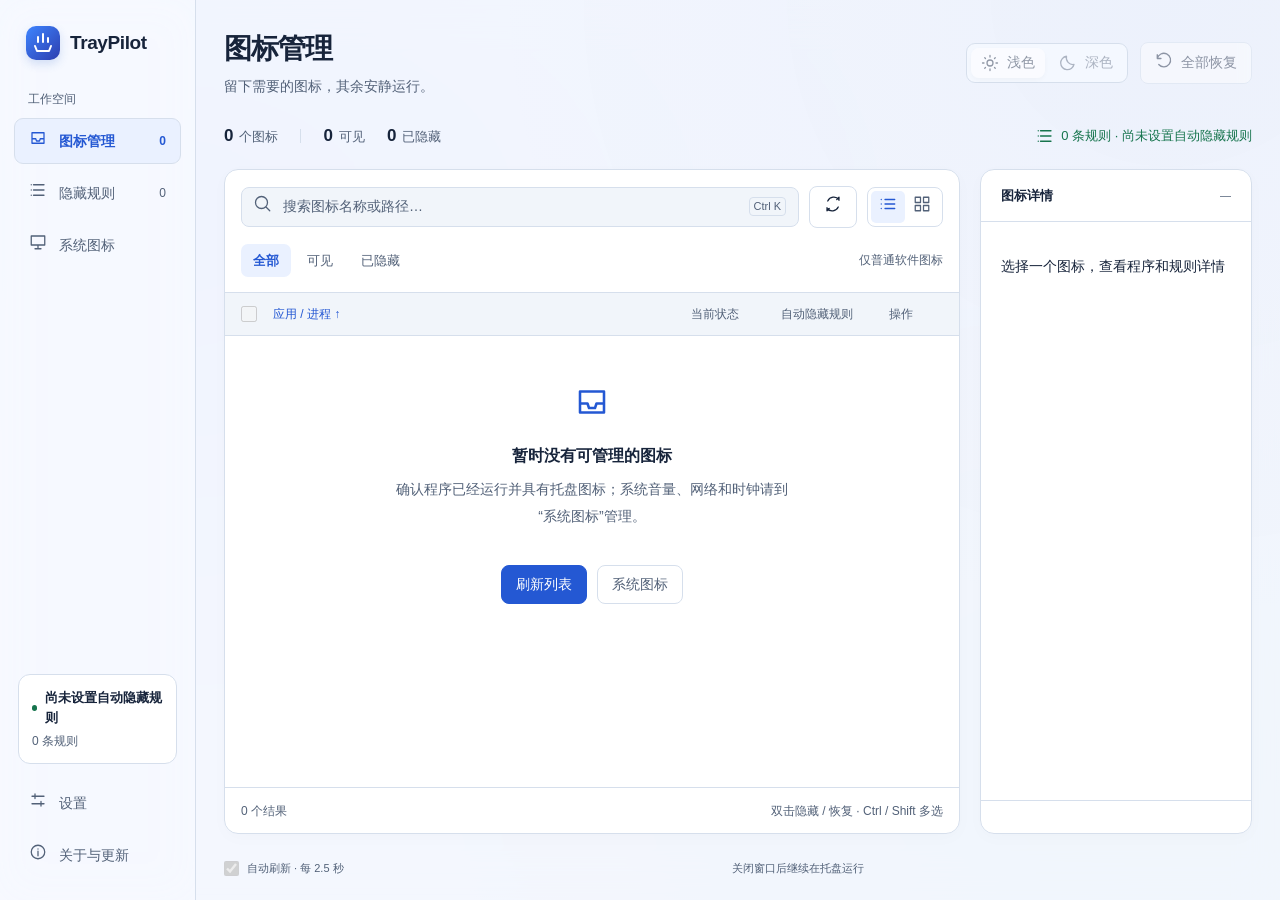
<file: source/web/index.html>
<!doctype html><html lang="zh-CN" data-theme="light"><head><meta charset="UTF-8"><meta name="viewport" content="width=device-width,initial-scale=1"><meta http-equiv="Content-Security-Policy" content="default-src 'none'; style-src 'self'; script-src 'self' 'unsafe-inline'; img-src data:; connect-src 'none'; frame-src 'none'; object-src 'none'; base-uri 'none'; form-action 'none'"><title>TrayPilot</title><link rel="stylesheet" href="app.css"><link rel="stylesheet" href="rules.css"><link rel="stylesheet" href="system.css"><link rel="stylesheet" href="preferences.css"></head><body><div class="board"><div class="window"><div class="shell">
<aside class="sidebar"><div class="brand"><div class="logo" data-icon="brand"></div><span>TrayPilot</span></div><div class="navlabel">工作空间</div><button class="nav active" onclick="goPage('icons')" aria-current="page" aria-label="图标管理"><i data-icon="tray"></i><span>图标管理</span><span class="number">0</span></button><button class="nav" onclick="upcoming('隐藏规则',2)" aria-label="隐藏规则"><i data-icon="rules"></i><span>隐藏规则</span><span class="number">0</span></button><button class="nav" onclick="upcoming('系统图标',3)" aria-label="系统图标"><i data-icon="monitor"></i><span>系统图标</span></button><div class="sidebottom"><div class="health"><strong><i class="dot"></i>自动隐藏运行中</strong><p>3 条规则 · 下次启动仍生效</p></div><button class="nav" onclick="upcoming('设置',4)" aria-label="设置"><i data-icon="settings"></i><span>设置</span></button><button class="nav" onclick="upcoming('关于与更新',4)" aria-label="关于与更新"><i data-icon="info"></i><span>关于与更新</span></button></div></aside>
<main class="content" id="iconsPage"><div class="top"><div><h2>图标管理</h2><p>留下需要的图标，其余安静运行。</p></div><div class="top-actions"><div class="theme"><button id="light" onclick="setTheme('light')" aria-label="浅色主题">浅色</button><button id="dark" onclick="setTheme('dark')" aria-label="深色主题">深色</button></div><button class="btn" onclick="restoreAll()"><i data-icon="restore"></i><span data-text="restore">全部恢复</span></button></div></div><div class="busy-note" id="busyNote" role="status" aria-live="polite"></div><div class="subhead" id="summary"></div><div class="work"><section class="panel listpanel" aria-label="普通托盘图标列表"><div class="searchrow"><label class="search"><i data-icon="search"></i><input id="search" aria-label="搜索图标名称或路径" placeholder="搜索图标名称或路径…"><span class="kbd">Ctrl K</span></label><button class="btn" onclick="refresh()" aria-label="刷新" title="刷新"><i data-icon="refresh"></i></button><div class="views"><button id="listView" class="active" onclick="setView(false)" aria-label="列表布局" aria-pressed="true"><i data-icon="list"></i></button><button id="gridView" onclick="setView(true)" aria-label="网格布局" aria-pressed="false"><i data-icon="grid"></i></button></div></div><div class="filterrow"><button class="active" data-filter="all" onclick="filter('all')">全部</button><button data-filter="visible" onclick="filter('visible')">可见</button><button data-filter="hidden" onclick="filter('hidden')">已隐藏</button><small>仅普通软件图标</small></div><div class="tablehead"><input type="checkbox" id="selectAll" aria-label="选择当前结果全部图标"><button onclick="sortBy('name')" id="sort-name">应用 / 进程</button><button onclick="sortBy('hidden')" id="sort-hidden">当前状态</button><button class="rulecol" onclick="sortBy('rule')" id="sort-rule">自动隐藏规则</button><span>操作</span></div><div class="entries" id="entries"></div><div class="tablefoot" id="tablefoot"></div></section><aside class="panel details" aria-label="图标详情"><div class="detailhead">图标详情<span>选中 1 项</span></div><div id="detail" class="detailbody"></div><div class="detailactions" id="detailactions"></div></aside></div><footer class="bottom"><label><input type="checkbox" id="autoRefresh" checked onchange="setAutoRefresh(this.checked)"><span id="refreshLabel">自动刷新 · 每 2.5 秒</span></label><span>关闭窗口后继续在托盘运行</span></footer></main>
<main class="content rules-content" id="rulesPage" hidden>
 <div class="top"><div><h2 data-rule-text="rulesTitle"></h2><p data-rule-text="rulesSubtitle"></p></div><div class="top-actions"><div class="theme"><button id="rules-light" onclick="setTheme('light')" aria-label="浅色主题"></button><button id="rules-dark" onclick="setTheme('dark')" aria-label="深色主题"></button></div><button class="btn primary" data-rule-command onclick="openRuleEditor()"><i data-icon="plus"></i><span data-rule-text="create"></span></button></div></div>
 <section class="automation" aria-label="自动隐藏状态"><div class="autoicon" data-icon="rules"></div><div><strong id="ruleAutoTitle"></strong><p id="ruleAutoDescription"></p></div><button class="btn" id="rulePause" data-rule-command onclick="toggleRulePause()"></button></section>
 <div class="subhead" id="ruleSummary"></div>
 <div class="work"><section class="panel listpanel" aria-label="隐藏规则列表" id="ruleListPanel">
  <div class="searchrow"><label class="search"><i data-icon="search"></i><input id="ruleSearch" aria-label="搜索规则名称或程序路径"><span class="kbd">Ctrl K</span></label><button class="btn" data-rule-command onclick="applyRules()"><i data-icon="refresh"></i><span data-rule-text="apply"></span></button></div>
  <div class="filterrow"><button data-rule-filter="all" onclick="filterRules('all')"></button><button data-rule-filter="program" onclick="filterRules('program')"></button><button data-rule-filter="single" onclick="filterRules('single')"></button></div>
  <div class="rule-tablehead"><input id="ruleSelectAll" type="checkbox" aria-label="选择当前结果全部规则"><button id="ruleSortName" onclick="sortRules('name')"></button><span data-rule-text="scope"></span><button id="ruleSortState" onclick="sortRules('state')"></button><span data-rule-text="action"></span></div>
  <div class="entries" id="ruleEntries"></div><div class="tablefoot" id="ruleTablefoot"></div>
  <div class="rule-hint"><i data-icon="info"></i><span data-rule-text="behaviorHint"></span></div>
 </section><aside class="panel details" aria-label="规则详情"><div class="detailhead"><span data-rule-text="details"></span><span id="ruleDetailType"></span></div><div id="ruleDetail" class="detailbody"></div><div class="detailactions" id="ruleDetailActions"><button class="btn" id="ruleTemporary" data-rule-command onclick="temporarilyShowRule()"><i data-icon="eye"></i><span data-rule-text="temporary"></span></button><button class="btn primary" id="ruleEdit" data-rule-command onclick="openRuleEditor(ruleCurrent)"><i data-icon="edit"></i><span data-rule-text="editScope"></span></button><button class="delete-link" id="ruleDelete" data-rule-command onclick="openRuleDelete([ruleCurrent])"></button></div></aside></div>
 <footer class="bottom"><span><i class="dot"></i><span data-rule-text="checking"></span></span><button class="undo-link" id="ruleUndo" data-rule-command onclick="undoRules()"></button><span data-rule-text="keepRunning"></span></footer>
 <div class="busy-note" id="ruleBusyNote" role="status" aria-live="polite"></div>
</main>
<main class="content" id="systemPage" hidden>
<div class="top"><div><h2 data-system-text="title"></h2><p data-system-text="subtitle"></p></div><div class="top-actions"><div class="theme"><button id="system-light" onclick="setTheme('light')"></button><button id="system-dark" onclick="setTheme('dark')"></button></div><button class="btn" data-system-command data-system-connected onclick="openSystemDialog('systemRestoreDialog')"><i data-icon="restore"></i><span data-system-text="restore"></span></button></div></div>
<section class="connection" id="systemConnection" aria-label="系统图标连接状态"><div class="system-connect-icon" id="systemConnectionIcon"></div><div class="system-connect-copy" role="status" aria-live="polite"><strong id="systemConnectionTitle"></strong><p id="systemConnectionDescription"></p></div><button class="btn" data-system-command onclick="openSystemDialog('systemSchemeDialog')" data-system-text="scheme"></button><button class="btn" data-system-command onclick="reconnectSystem()" id="systemReconnect"></button></section>
<div class="subhead" id="systemSummary"></div><div class="work"><section class="panel system-panel" aria-label="系统控件列表"><div class="system-toolbar"><div class="filterrow"><button data-system-filter="all" onclick="filterSystem('all')" data-system-text="all"></button><button data-system-filter="common" onclick="filterSystem('common')" data-system-text="common"></button><button data-system-filter="indicators" onclick="filterSystem('indicators')" data-system-text="indicators"></button><button data-system-filter="taskbar" onclick="filterSystem('taskbar')" data-system-text="taskbar"></button></div><span class="system-switch-guide" data-system-text="guide"></span></div><div class="system-grid" id="systemEntries"></div><div class="tablefoot"><span data-system-text="missingHint"></span><span data-system-text="autoSaved"></span></div></section><aside class="panel details" aria-label="系统控件详情"><div class="detailhead"><span data-system-text="details"></span><span data-system-text="mainTaskbar"></span></div><div id="systemDetail" class="detailbody"></div><div class="detailactions"><button class="btn primary" id="systemToggleSelected" data-system-command data-system-connected onclick="toggleSystem()"></button><small data-system-text="independentHelp"></small></div></aside></div>
<footer class="bottom"><span><i class="dot"></i><span data-system-text="independent"></span></span><button class="undo-link" id="systemUndo" data-system-command data-system-connected onclick="undoSystem()"></button><span data-system-text="unaffected"></span></footer><div class="busy-note" id="systemBusyNote" role="status" aria-live="polite"></div>
</main>
<main class="content preferences-content" id="settingsPage" hidden>
<div class="top"><div><h2 data-pref-text="settings"></h2><p data-pref-text="subtitle"></p></div><span class="pref-save-status" id="prefTopStatus" role="status" aria-live="polite"></span></div>
<div class="pref-tabs" role="tablist" aria-label="设置分类"><button id="pref-tab-general" role="tab" aria-controls="prefGeneral" onclick="setSettingsTab('general')"><i data-icon="settings"></i><span data-pref-text="general"></span></button><button id="pref-tab-appearance" role="tab" aria-controls="prefAppearance" onclick="setSettingsTab('appearance')"><i data-icon="sun"></i><span data-pref-text="appearance"></span></button><button id="pref-tab-shortcuts" role="tab" aria-controls="prefShortcuts" onclick="setSettingsTab('shortcuts')"><i data-icon="keyboard"></i><span data-pref-text="shortcuts"></span></button></div>
<div id="prefSettingsBody" class="pref-body">
<div class="pref-errors" id="prefErrorSummary" role="alert" tabindex="-1" hidden><strong data-pref-text="errorTitle"></strong><p id="prefSaveError"></p><div id="prefErrorLinks"></div></div>
<section id="prefGeneral" class="pref-layout" role="tabpanel" aria-labelledby="pref-tab-general"><div class="pref-main"><div class="pref-section"><div class="pref-section-title"><i data-icon="power"></i><span data-pref-text="startupSection"></span></div>
<div class="pref-row"><div class="pref-row-copy"><strong id="prefLabel-startup" data-pref-text="startup"></strong><p id="prefStartupHelp"></p><button class="pref-text-action" id="prefStartupRetry" onclick="retrySettingsStartup()" data-pref-text="retry"></button></div><button id="pref-startup" class="pref-switch" role="switch" aria-labelledby="prefLabel-startup" aria-describedby="prefStartupHelp" onclick="editPreference('startup',!settingsDraft.startup)"></button></div>
<div class="pref-row"><div class="pref-row-copy"><strong id="prefLabel-showTrayIcon" data-pref-text="showTrayIcon"></strong><p data-pref-text="showTrayHelp"></p></div><button id="pref-showTrayIcon" class="pref-switch" role="switch" aria-labelledby="prefLabel-showTrayIcon" onclick="editPreference('showTrayIcon',!settingsDraft.showTrayIcon)"></button></div></div>
<div class="pref-section"><div class="pref-section-title"><i data-icon="restore"></i><span data-pref-text="behavior"></span></div><div class="pref-row"><div class="pref-row-copy"><strong id="prefLabel-closeToTray" data-pref-text="closeToTray"></strong><p data-pref-text="closeHelp"></p></div><button id="pref-closeToTray" class="pref-switch" role="switch" aria-labelledby="prefLabel-closeToTray" onclick="editPreference('closeToTray',!settingsDraft.closeToTray)"></button></div><div class="pref-row"><div class="pref-row-copy"><strong id="prefLabel-restoreOnExit" data-pref-text="restoreOnExit"></strong><p data-pref-text="restoreHelp"></p></div><button id="pref-restoreOnExit" class="pref-switch" role="switch" aria-labelledby="prefLabel-restoreOnExit" onclick="editPreference('restoreOnExit',!settingsDraft.restoreOnExit)"></button></div></div>
<div class="pref-notice"><i data-icon="info"></i><span data-pref-text="generalNote"></span></div></div><aside class="pref-guide"><i data-icon="monitor"></i><h3 data-pref-text="behaviorPreview"></h3><div class="pref-guide-row"><small data-pref-text="login"></small><strong id="prefPreviewLogin"></strong></div><div class="pref-guide-row"><small data-pref-text="closeWindow"></small><strong id="prefPreviewClose"></strong></div><div class="pref-guide-row"><small data-pref-text="quit"></small><strong id="prefPreviewQuit"></strong></div><div class="pref-guide-divider"></div><small data-pref-text="access"></small><p id="prefPreviewAccess"></p></aside></section>
<section id="prefAppearance" class="pref-layout" role="tabpanel" aria-labelledby="pref-tab-appearance" hidden><div class="pref-main"><div class="pref-section"><div class="pref-section-title"><i data-icon="sun"></i><span data-pref-text="theme"></span></div><div class="pref-theme-options" role="group" aria-label="主题选择">
<button class="pref-theme-option" data-pref-theme="light" onclick="editPreference('theme','light')"><div class="pref-mini-window"><div class="pref-mini-sidebar"></div><div class="pref-mini-content"><i></i><i></i><i></i></div></div><div class="pref-theme-label"><span data-pref-text="light"></span><i data-icon="check"></i></div></button><button class="pref-theme-option" data-pref-theme="dark" onclick="editPreference('theme','dark')"><div class="pref-mini-window dark"><div class="pref-mini-sidebar"></div><div class="pref-mini-content"><i></i><i></i><i></i></div></div><div class="pref-theme-label"><span data-pref-text="dark"></span><i data-icon="check"></i></div></button><button class="pref-theme-option" data-pref-theme="system" onclick="editPreference('theme','system')"><div class="pref-mini-window system"><div class="pref-mini-sidebar"></div><div class="pref-mini-content"><i></i><i></i><i></i></div></div><div class="pref-theme-label"><span data-pref-text="system"></span><i data-icon="check"></i></div></button>
</div><div class="pref-helper-strip"><i data-icon="info"></i><span data-pref-text="themeHelp"></span></div></div><div class="pref-section"><div class="pref-section-title"><i data-icon="language"></i><span data-pref-text="language"></span></div><div class="pref-row"><div class="pref-row-copy"><label for="prefLanguage" data-pref-text="languageLabel"></label><p data-pref-text="languageHelp"></p></div><select id="prefLanguage" class="pref-language" onchange="editPreference('language',this.value)"></select></div></div></div><aside class="pref-guide"><i data-icon="sun"></i><h3 data-pref-text="appearancePreview"></h3><p data-pref-text="appearanceNote"></p><div class="pref-guide-divider"></div><p data-pref-text="languageNote"></p></aside></section>
<section id="prefShortcuts" class="pref-layout" role="tabpanel" aria-labelledby="pref-tab-shortcuts" hidden><div class="pref-main"><div class="pref-section"><div class="pref-section-title"><i data-icon="keyboard"></i><span data-pref-text="globalShortcuts"></span></div><div id="prefHotkeyRows"></div></div><div class="pref-notice"><i data-icon="info"></i><span data-pref-text="shortcutNote"></span></div></div><aside class="pref-guide"><i data-icon="keyboard"></i><h3 data-pref-text="shortcutGuide"></h3><p data-pref-text="shortcutGuideHelp"></p><div class="pref-guide-divider"></div><p data-pref-text="shortcutScope"></p></aside></section>
</div><div class="pref-savebar"><span id="prefDirtyLabel"></span><button class="btn" id="prefCancel" onclick="cancelSettings()" data-pref-text="cancelChanges"></button><button class="btn primary" id="prefSave" onclick="saveSettings()"></button></div><footer class="bottom"><span data-pref-text="keepRunning"></span><span data-pref-text="applyOnSave"></span></footer></main>
<main class="content preferences-content" id="aboutPage" hidden><div class="top"><div><h2 data-pref-text="about"></h2><p data-pref-text="aboutSubtitle"></p></div><div class="theme"><button id="about-light" onclick="setTheme('light')"></button><button id="about-dark" onclick="setTheme('dark')"></button></div></div><div class="pref-body" id="prefAboutBody"><div class="pref-about-layout"><div class="pref-main"><div class="pref-section"><div class="pref-about-brand"><div class="logo" data-icon="brand"></div><div><h3>TrayPilot</h3><p data-pref-text="applicationDescription"></p><span class="pref-version" id="prefVersion"></span></div></div><div class="pref-update-panel"><div role="status" aria-live="polite"><strong id="prefUpdateStatus"></strong><p id="prefUpdateHelp"></p></div><div class="pref-update-actions"><button class="btn" id="prefCheckUpdate" onclick="checkAboutUpdate()"></button><button class="btn primary" id="prefDownload" onclick="openAboutLink('download')" data-pref-text="download" hidden></button></div></div><div class="pref-about-details"><dl><dt data-pref-text="developer"></dt><dd>HCLonely</dd><dt data-pref-text="platform"></dt><dd>Windows · x64</dd><dt data-pref-text="license"></dt><dd>Copyright © 2026 HCLonely</dd></dl></div></div>
<div class="pref-section"><div class="pref-section-title"><i data-icon="info"></i><span data-pref-text="help"></span></div><div class="pref-about-links"><button class="pref-link-row" onclick="openAboutLink('project')"><i data-icon="external"></i><span data-pref-text="project"></span><i data-icon="arrow"></i></button><button class="pref-link-row" onclick="openAboutLink('usage')"><i data-icon="info"></i><span data-pref-text="usage"></span><i data-icon="arrow"></i></button><button class="pref-link-row" onclick="openAboutLink('issues')"><i data-icon="warning"></i><span data-pref-text="issues"></span><i data-icon="arrow"></i></button><button class="pref-link-row" onclick="openAboutLink('releases')"><i data-icon="clock"></i><span data-pref-text="releases"></span><i data-icon="arrow"></i></button><div class="pref-credits"><p data-pref-text="credits"></p><button class="pref-text-action" onclick="openAboutLink('credits')">Windhawk · Taskbar tray system icon tweaks</button></div><details class="pref-technical"><summary data-pref-text="diagnostics"></summary><pre id="prefDiagnostics"></pre><button class="btn" onclick="copyAboutDiagnostics()" data-pref-text="copy"></button></details></div></div></div><aside class="pref-guide"><i data-icon="info"></i><h3 data-pref-text="aboutGuide"></h3><p data-pref-text="aboutGuideHelp"></p><div class="pref-guide-divider"></div><p data-pref-text="updateNote"></p></aside></div></div><footer class="bottom"><span data-pref-text="keepRunning"></span><span data-pref-text="manualUpdates"></span></footer></main>
</div></div>
<dialog id="ruleEditor" class="dialog" aria-labelledby="ruleEditorTitle"><form id="ruleEditorForm">
 <div class="dialogheader"><div><h2 id="ruleEditorTitle"></h2><p data-rule-text="editorSubtitle"></p></div><button type="button" class="close-btn" onclick="closeRuleDialog('ruleEditor')" aria-label="关闭规则编辑器"><i data-icon="close"></i></button></div>
 <div class="formbody"><label class="field-label" for="ruleTarget"><span class="stepnum">01</span><span data-rule-text="chooseTarget"></span></label><select id="ruleTarget" aria-describedby="ruleTargetHelp ruleError"></select><div id="ruleChosenApp" class="chosen-app"></div><p class="field-help" id="ruleTargetHelp"></p>
 <fieldset class="scopefield"><legend class="field-label"><span class="stepnum">02</span><span data-rule-text="scope"></span></legend><label class="scope-option"><input type="radio" name="ruleScope" value="single" checked><div><strong><span data-rule-text="single"></span><span class="recommended" data-rule-text="recommended"></span></strong><p data-rule-text="singleHelp"></p></div></label><label class="scope-option"><input type="radio" name="ruleScope" value="program"><div><strong data-rule-text="program"></strong><p data-rule-text="programHelp"></p></div></label></fieldset>
 <div class="preview"><strong><i data-icon="eye"></i><span data-rule-text="preview"></span></strong><p id="rulePreviewText"></p></div><p class="error" id="ruleError" role="alert" tabindex="-1"></p></div>
 <div class="dialogfooter"><span data-rule-text="runtimeHint"></span><button class="btn" type="button" onclick="closeRuleDialog('ruleEditor')" data-rule-text="cancel"></button><button class="btn primary" type="submit" id="ruleSave"></button></div>
</form></dialog>
<dialog id="ruleDeleteDialog" class="dialog small" aria-labelledby="ruleDeleteTitle"><form id="ruleDeleteForm"><div class="dialogheader"><div><h2 id="ruleDeleteTitle" data-rule-text="deleteTitle"></h2><p id="ruleDeleteTarget"></p></div><button class="close-btn" type="button" onclick="closeRuleDialog('ruleDeleteDialog')" aria-label="关闭删除确认"><i data-icon="close"></i></button></div><div class="deletebody"><p data-rule-text="deleteHelp"></p><label><input type="checkbox" id="ruleRestoreAfterDelete"><span data-rule-text="restoreAfterDelete"></span></label><p class="error" id="ruleDeleteError" role="alert" tabindex="-1"></p></div><div class="dialogfooter"><button type="button" class="btn" onclick="closeRuleDialog('ruleDeleteDialog')" data-rule-text="cancel"></button><button type="submit" class="btn danger" id="ruleDeleteConfirm" data-rule-text="delete"></button></div></form></dialog>
<dialog id="systemSchemeDialog" class="dialog system-dialog" aria-labelledby="systemSchemeTitle"><form><div class="dialogheader"><div><h2 id="systemSchemeTitle" data-system-text="scheme"></h2><p data-system-text="methodHelp"></p></div><button class="close-btn" type="button" onclick="closeSystemDialog('systemSchemeDialog')" aria-label="关闭"><i data-icon="close"></i></button></div><div class="dialogbody"><fieldset class="system-scheme-options"><legend data-system-text="methodTitle"></legend><label class="scope-option"><input type="radio" name="systemScheme" value="modern"><div><strong><span data-system-text="modern"></span><span class="recommended" data-system-text="recommended"></span></strong><p data-system-text="modernHelp"></p></div></label><label class="scope-option"><input type="radio" name="systemScheme" value="legacy"><div><strong data-system-text="legacy"></strong><p data-system-text="legacyHelp"></p></div></label></fieldset><div class="system-infobox"><strong data-system-text="reconnectTitle"></strong><p data-system-text="reconnectHelp"></p></div><p class="error" role="alert" tabindex="-1"></p></div><div class="dialogfooter"><button class="btn" type="button" data-system-cancel onclick="closeSystemDialog('systemSchemeDialog')" data-system-text="cancel"></button><button class="btn primary" type="submit" data-system-text="saveMethod"></button></div></form></dialog>
<dialog id="systemRestoreDialog" class="dialog small system-dialog" aria-labelledby="systemRestoreTitle"><form><div class="dialogheader"><div><h2 id="systemRestoreTitle" data-system-text="restoreTitle"></h2><p data-system-text="mainTaskbar"></p></div><button class="close-btn" type="button" onclick="closeSystemDialog('systemRestoreDialog')" aria-label="关闭"><i data-icon="close"></i></button></div><div class="dialogbody"><p data-system-text="restoreHelp"></p><div class="system-infobox"><strong data-system-text="unaffected"></strong></div><p class="error" role="alert" tabindex="-1"></p></div><div class="dialogfooter"><button class="btn" type="button" data-system-cancel onclick="closeSystemDialog('systemRestoreDialog')" data-system-text="cancel"></button><button class="btn primary" type="submit" data-system-text="restoreConfirm"></button></div></form></dialog>
<dialog id="prefHotkeyDialog" class="dialog pref-dialog shortcut-dialog" aria-labelledby="prefHotkeyTitle"><form id="prefHotkeyForm">
<div class="dialogheader"><div class="shortcut-heading"><span class="shortcut-heading-icon"><i data-icon="keyboard"></i></span><div><h2 id="prefHotkeyTitle" data-pref-text="editHotkey"></h2><p id="prefHotkeyAction"></p></div></div><button type="button" class="close-btn" onclick="closePreferencesDialog('prefHotkeyDialog')" aria-label="关闭"><i data-icon="close"></i></button></div>
<div class="dialogbody">
<div id="programHotkeyIdentity" class="shortcut-program" hidden><span class="appicon"></span><div><strong></strong><small></small></div></div>
<section class="shortcut-record-section"><label for="prefCapture" data-pref-text="capture"></label><div class="shortcut-recorder"><input id="prefCapture" class="pref-capture" readonly aria-describedby="prefCaptureHelp prefHotkeyError"><span id="prefCapturePreview" class="pref-keycombo" aria-hidden="true"></span><span class="shortcut-record-hint" aria-hidden="true"></span></div><p class="field-help" id="prefCaptureHelp" data-pref-text="captureHelp"></p></section>
<div class="shortcut-manual"><fieldset class="pref-modifiers"><legend data-pref-text="manualKey"></legend><div class="shortcut-modifier-options"><label><input id="prefModCtrl" type="checkbox" onchange="composePreferenceHotkey()"><span>Ctrl</span></label><label><input id="prefModAlt" type="checkbox" onchange="composePreferenceHotkey()"><span>Alt</span></label><label><input id="prefModShift" type="checkbox" onchange="composePreferenceHotkey()"><span>Shift</span></label></div></fieldset><div class="shortcut-main-key"><label for="prefMainKey" data-pref-text="mainKey"></label><select id="prefMainKey" onchange="composePreferenceHotkey()"></select></div></div>
<p class="error" id="prefHotkeyError" role="alert" tabindex="-1"></p>
<div class="shortcut-scope-note" id="programHotkeyNote" hidden><i data-icon="info"></i><p></p></div>
</div><div class="dialogfooter"><button type="button" class="btn" onclick="closePreferencesDialog('prefHotkeyDialog')" data-pref-text="cancel"></button><button type="submit" class="btn primary" data-pref-text="useHotkey"></button></div></form></dialog>
<dialog id="prefDiscardDialog" class="dialog pref-dialog" aria-labelledby="prefDiscardTitle"><div class="dialogheader"><div><h2 id="prefDiscardTitle" data-pref-text="discardTitle"></h2><p data-pref-text="discardSubtitle"></p></div><button type="button" class="close-btn" onclick="closePreferencesDialog('prefDiscardDialog')" aria-label="关闭"><i data-icon="close"></i></button></div><div class="dialogbody"><p class="pref-pending-message" data-pref-text="discardHelp"></p><p class="error" id="prefDiscardError" role="alert" tabindex="-1"></p></div><div class="dialogfooter"><button class="btn" id="prefDiscardContinue" onclick="discardSettingsAndContinue()" data-pref-text="discardContinue"></button><button class="btn primary" id="prefStay" onclick="closePreferencesDialog('prefDiscardDialog')" data-pref-text="stay"></button></div></dialog>
<link rel="stylesheet" href="feedback.css"><div class="toast" id="toast" role="status" aria-live="polite"><span id="message"></span></div><script src="app.js"></script><script src="rules.js"></script><script src="system.js"></script><script src="preferences.js"></script><script src="programhotkeys.js"></script><script src="feedback.js"></script></body></html>
</file>
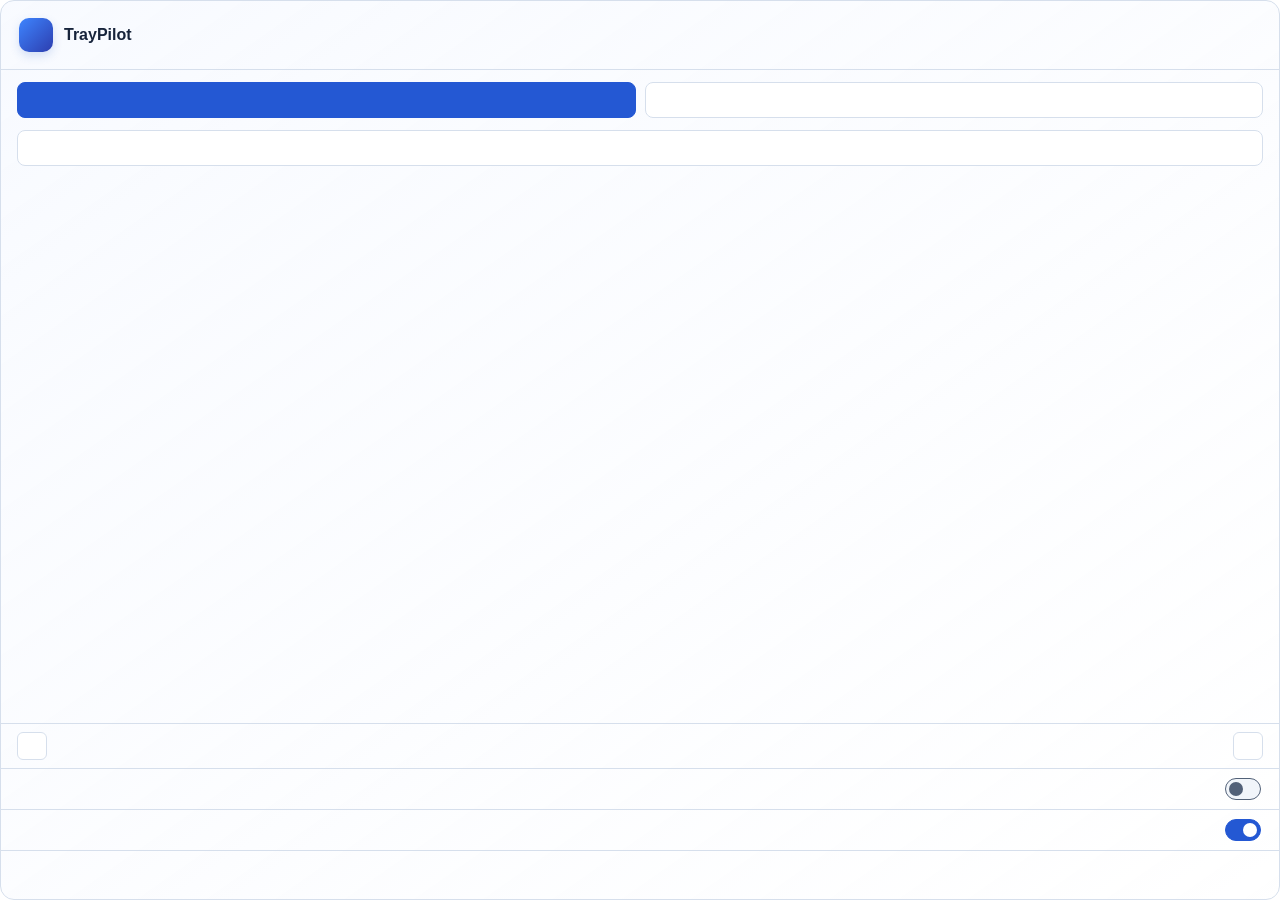
<file: source/web/tray.html>
<!doctype html><html lang="zh-CN" data-theme="light"><head><meta charset="utf-8"><meta name="viewport" content="width=device-width,initial-scale=1"><meta http-equiv="Content-Security-Policy" content="default-src 'self'; img-src 'self' data:; style-src 'self' 'unsafe-inline'; script-src 'self'; connect-src 'none'; frame-src 'none'; object-src 'none'; base-uri 'none'"><link rel="stylesheet" href="app.css"><link rel="stylesheet" href="tray.css"><title>TrayPilot</title></head><body>
<section class="tray-popup" aria-label="TrayPilot"><header class="popup-head"><span class="logo" id="trayLogo"></span><div><strong>TrayPilot</strong><small id="trayHint"></small></div><button class="rowaction" id="trayOpen"></button></header>
<div class="quick-commands"><button class="btn primary" id="trayRestore"></button><button class="btn" id="trayPause" aria-pressed="false"></button></div>
<label class="popup-filter"><span id="traySearchIcon"></span><input id="traySearch" aria-label="搜索程序"></label><div class="popup-section"><span id="traySection"></span><button class="rowaction" id="trayRefresh"></button></div>
<div class="popup-apps" id="trayApps"></div><div class="pagination"><button id="trayPrevious" aria-label="上一页"></button><span id="trayPageLabel" role="status"></span><button id="trayNext" aria-label="下一页"></button></div>
<div class="popup-options"><span id="trayStartupLabel"></span><button class="switch" id="trayStartup" role="switch" aria-checked="false"></button></div><div class="popup-options"><span id="traySelfLabel"></span><button class="switch" id="traySelf" role="switch" aria-checked="true"></button></div>
<footer class="popup-footer"><button id="traySystem"></button><button id="traySettings"></button><button id="trayAbout"></button><button id="trayExit"></button></footer>
<div id="trayFeedback" class="tray-feedback" role="status" hidden><span id="trayFeedbackText"></span><button class="rowaction" id="trayRetry"></button><button class="rowaction" id="trayUndo"></button></div></section>
<dialog class="dialog" id="trayGroupDialog" aria-labelledby="trayGroupTitle"><header class="dialogheader"><h2 id="trayGroupTitle"></h2><button class="close-btn" id="trayGroupClose" aria-label="关闭">×</button></header><div class="dialogbody"><p id="trayGroupHelp"></p><div id="trayGroupEntries"></div><button class="btn primary" id="trayGroupAll"></button><p class="tray-error" id="trayGroupError" role="alert"></p></div></dialog>
<dialog class="dialog" id="trayExitDialog" aria-labelledby="trayExitTitle"><header class="dialogheader"><h2 id="trayExitTitle"></h2></header><div class="dialogbody"><p id="trayExitHelp"></p><p class="tray-error" id="trayExitError" role="alert"></p></div><footer class="dialogfooter"><button class="btn" id="trayExitCancel"></button><button class="btn danger" id="trayExitConfirm"></button></footer></dialog>
<script src="tray.js"></script></body></html>
</file>
<file: source/web/app.css>
:root{color-scheme:light;--back:#e9eef7;--ink:#17243b;--muted:#526178;--surface:#ffffffee;--glass:#f6f9ffc9;--line:#d6dfec;--soft:#f1f5fa;--blue:#2458d3;--selected:#eaf1ff;--green:#16744d;--badge:#e8f4ed;--shadow:0 30px 70px #293b6525,0 3px 12px #293b6510;--button:#fff}
[data-theme=dark]{color-scheme:dark;--back:#101724;--ink:#eaf0fa;--muted:#a6b4ca;--surface:#1c2638f5;--glass:#1b2638c9;--line:#3d4e66;--soft:#253247;--blue:#9cbbff;--selected:#2b3d5c;--green:#93dfb7;--badge:#243f37;--shadow:0 30px 80px #0007,0 0 0 1px #ffffff08;--button:#253247}
*{box-sizing:border-box}body{margin:0;color:var(--ink);font:14px/1.5 'Segoe UI','Microsoft YaHei UI',sans-serif;background:radial-gradient(ellipse at 12% 24%,#668cff22,transparent 50%),radial-gradient(ellipse at 92% 84%,#71c1c922,transparent 45%),var(--back);min-height:100vh;padding:36px 48px}button,input{font:inherit}button{color:inherit;cursor:pointer;transition:background .18s,border-color .18s}button:hover{background:var(--selected);border-color:var(--blue)}button:focus-visible,input:focus-visible{outline:3px solid var(--blue);outline-offset:3px}button:disabled{opacity:.45;cursor:default}button:active{filter:brightness(.95)}svg{width:18px;height:18px;flex-shrink:0;fill:none;stroke:currentColor;stroke-width:1.7;stroke-linecap:round;stroke-linejoin:round}.board{max-width:1344px;margin:auto}.caption{display:flex;justify-content:space-between;align-items:center;margin-bottom:26px}.eyebrow{color:var(--blue);font-size:12px;font-weight:700;letter-spacing:2px}.caption h1{font-size:22px;font-weight:600;margin:6px 0 0}.caption p{color:var(--muted);margin:0}.theme{display:flex;gap:4px;padding:4px;background:var(--glass);border:1px solid var(--line);border-radius:12px}.theme button{background:none;border:none;border-radius:8px;height:36px;padding:0 16px;display:flex;align-items:center;gap:8px;color:var(--muted)}.theme button.active{background:var(--surface);box-shadow:0 2px 6px #0001;color:var(--ink)}.window{height:794px;display:grid;grid-template-rows:44px 1fr;border:1px solid var(--line);border-radius:16px;overflow:hidden;background:var(--glass);backdrop-filter:blur(20px);box-shadow:var(--shadow)}.titlebar{display:flex;align-items:center;justify-content:space-between;padding-left:18px;border-bottom:1px solid var(--line);font-size:12px;background:var(--glass)}.titlebrand{display:flex;align-items:center;gap:10px}.titlebar .logo{width:20px;height:20px;border-radius:6px}.wincontrols{height:100%;display:flex}.wincontrols span{width:46px;display:grid;place-items:center;color:var(--muted)}.wincontrols svg{width:13px;height:13px}.shell{display:grid;grid-template-columns:196px 1fr;min-height:0}.sidebar{padding:26px 14px 16px;border-right:1px solid var(--line);display:flex;flex-direction:column;background:var(--glass)}.brand{display:flex;align-items:center;gap:10px;padding:0 12px 30px;font-size:19px;font-weight:650;letter-spacing:-.4px}.logo{width:34px;height:34px;background:linear-gradient(135deg,#3e85ff,#2d3eaf);color:white;border-radius:10px;display:grid;place-items:center;box-shadow:0 4px 10px #3166cc30}.logo svg{width:24px;height:24px;stroke-width:2}.navlabel{font-size:12px;color:var(--muted);padding:0 14px 10px}.nav{display:flex;align-items:center;gap:12px;width:100%;height:46px;border:1px solid transparent;border-radius:9px;background:none;text-align:left;padding:0 14px;margin-bottom:6px;color:var(--muted)}.nav.active{background:var(--selected);color:var(--blue);font-weight:600;border-color:var(--line)}.nav .number{margin-left:auto;font-size:12px}.sidebottom{margin-top:auto}.health{border:1px solid var(--line);border-radius:12px;background:var(--surface);padding:13px;margin:0 4px 16px;font-size:12px}.health strong{font-size:13px;font-weight:600;display:flex;align-items:center;gap:8px}.dot{width:6px;height:6px;border-radius:100%;background:var(--green);display:inline-block}.health p{margin:5px 0 0;color:var(--muted)}.content{padding:28px 28px 14px;display:flex;flex-direction:column;min-width:0;min-height:0}.top{display:flex;justify-content:space-between;align-items:center}.top h2{font-size:28px;letter-spacing:-1px;margin:0;font-weight:650}.top p{margin:6px 0 0;color:var(--muted)}.btn{border:1px solid var(--line);background:var(--button);border-radius:8px;min-height:38px;padding:8px 14px;display:inline-flex;align-items:center;justify-content:center;gap:8px;white-space:nowrap}.primary{background:#2458d3;border-color:#2458d3;color:white}.primary:hover{background:#1c49b5;color:white}.subhead{display:flex;gap:22px;align-items:center;margin:26px 0 20px;font-size:13px;color:var(--muted)}.subhead b{font-size:17px;color:var(--ink);font-weight:600;margin-right:6px}.subhead i{height:14px;width:1px;background:var(--line)}.rule-status{margin-left:auto;color:var(--green);display:flex;align-items:center;gap:7px}.work{display:grid;grid-template-columns:minmax(0,1fr) 272px;gap:20px;flex:1;min-height:0}.panel{background:var(--surface);border:1px solid var(--line);border-radius:14px;min-width:0;overflow:hidden}.listpanel{display:flex;flex-direction:column}.searchrow{padding:16px;display:flex;gap:10px;align-items:center}.search{height:40px;background:var(--soft);border:1px solid var(--line);border-radius:8px;display:flex;align-items:center;gap:9px;flex:1;padding:0 12px;color:var(--muted);min-width:0}.search input{width:100%;border:0;background:transparent;color:var(--ink);outline:none;min-width:0}.search input::placeholder{color:var(--muted)}.search:focus-within{outline:2px solid var(--blue)}.kbd{font-size:11px;border:1px solid var(--line);border-radius:4px;white-space:nowrap;padding:0 4px}.views{display:flex;border:1px solid var(--line);padding:3px;border-radius:8px}.views button{background:none;border:0;width:34px;height:32px;border-radius:5px;color:var(--muted);display:grid;place-items:center}.views .active{background:var(--selected);color:var(--blue)}.filterrow{display:flex;align-items:center;padding:0 16px 15px;gap:4px}.filterrow button{border:0;background:none;padding:7px 12px;border-radius:7px;font-size:13px;color:var(--muted)}.filterrow .active{background:var(--selected);color:var(--blue);font-weight:600}.filterrow small{margin-left:auto;color:var(--muted);font-size:12px}.tablehead,.entry{display:grid;grid-template-columns:24px minmax(150px,1fr) 82px 100px 54px;gap:8px;align-items:center}.tablehead{background:var(--soft);color:var(--muted);font-size:12px;padding:10px 16px;border-top:1px solid var(--line);border-bottom:1px solid var(--line)}input[type=checkbox]{width:16px;height:16px;margin:0;accent-color:#2458d3;cursor:pointer}.entries{overflow:auto;flex:1}.entry{height:64px;padding:0 16px;border-bottom:1px solid var(--line);cursor:pointer}.entry:hover{background:var(--soft)}.entry.selected{background:var(--selected);box-shadow:inset 3px 0 var(--blue)}.appname{display:flex;gap:10px;align-items:center;min-width:0}.appicon{display:grid;place-items:center;width:32px;height:32px;flex-shrink:0;background:var(--soft);color:var(--blue);border:1px solid var(--line);border-radius:9px;font-size:12px;font-weight:650}.appname strong{display:block;font-size:13px;font-weight:600}.appname small{display:block;font-size:11px;color:var(--muted)}.state{font-size:12px;display:flex;align-items:center;gap:5px;color:var(--muted)}.state svg{width:14px;height:14px}.state.visible{color:var(--green)}.rule{font-size:11px;color:var(--muted)}.rowaction{border:0;background:none;padding:8px 0;color:var(--blue);font-size:12px;min-height:36px}.tablefoot{border-top:1px solid var(--line);padding:12px 16px;color:var(--muted);font-size:12px;display:flex;justify-content:space-between;align-items:center;min-height:46px}.details{display:flex;flex-direction:column}.detailhead{padding:16px 20px;border-bottom:1px solid var(--line);display:flex;justify-content:space-between;align-items:center;font-size:13px;font-weight:600}.detailhead span{font-size:11px;color:var(--muted);font-weight:400}.detailbody{padding:24px 20px;flex:1}.detailhero{display:flex;gap:12px;align-items:center;margin-bottom:22px}.detailhero .appicon{width:46px;height:46px;font-size:16px;border-radius:12px}.detailhero h3{font-size:18px;font-weight:600;margin:0}.detailhero p{font-size:12px;margin:3px 0 0;color:var(--muted)}.pill{padding:5px 9px;background:var(--soft);border:1px solid var(--line);border-radius:6px;font-size:12px;display:inline-flex;gap:6px;align-items:center}.detailbody dl{margin:24px 0}.detailbody dt{font-size:12px;color:var(--muted);margin:17px 0 6px}.detailbody dd{margin:0;font-size:13px}.path{font:11px/1.8 Consolas,monospace;word-break:break-all;color:var(--muted)}.pathbox{border:1px solid var(--line);background:var(--soft);border-radius:8px;padding:10px;position:relative}.pathbox button{font-size:11px;color:var(--blue);background:none;border:none;padding:4px 0}.rulebox{padding:13px;border-radius:10px;background:var(--soft);border:1px solid var(--line);font-size:12px}.rulebox strong{font-weight:600;display:flex;align-items:center;gap:7px}.rulebox p{margin:8px 0;color:var(--muted);line-height:1.8}.rulebox button{background:none;border:0;color:var(--blue);font-size:12px;padding:0;min-height:28px}.detailactions{padding:16px 20px;border-top:1px solid var(--line)}.detailactions .primary{width:100%}.detailactions p{font-size:11px;color:var(--muted);margin:10px 0 0;text-align:center}.bottom{display:flex;justify-content:space-between;margin-top:16px;font-size:11px;color:var(--muted)}.bottom span{display:flex;gap:7px;align-items:center}.footnote{display:flex;justify-content:space-between;color:var(--muted);font-size:12px;margin-top:22px}.footnote strong{color:var(--ink);font-weight:500}.toast{position:fixed;bottom:34px;left:50%;transform:translateX(-50%);border:1px solid var(--line);border-radius:12px;background:var(--surface);box-shadow:var(--shadow);padding:12px 20px;z-index:5;display:none;align-items:center;gap:16px;max-width:85vw}.toast.show{display:flex}.toast button{color:var(--blue);background:none;border:0}.entries.grid{display:grid;grid-template-columns:repeat(2,minmax(0,1fr));padding:12px;gap:10px;align-content:start}.grid .entry{display:flex;flex-wrap:wrap;height:auto;min-height:126px;border:1px solid var(--line);border-radius:10px;padding:12px;gap:10px}.grid .appname{flex:1}.grid .rule{flex:1}.grid .rowaction{margin-left:auto}.empty{padding:60px 20px;text-align:center;color:var(--muted)}@media(max-width:1180px){body{padding:24px}.work{grid-template-columns:1fr}.details{display:none}.shell{grid-template-columns:180px 1fr}.window{height:800px}}@media(max-width:720px){body{padding:12px}.caption p,.eyebrow,.caption h1{font-size:12px}.shell{grid-template-columns:64px 1fr}.sidebar{padding:20px 8px}.brand{padding:0 6px 24px}.brand>span,.nav span,.navlabel,.health{display:none}.nav{justify-content:center;padding:0}.content{padding:20px 12px}.top{align-items:start;gap:8px}.top h2{font-size:22px}.top p{font-size:12px}.top .btn{padding:8px;font-size:12px}.tablehead,.entry{grid-template-columns:18px minmax(110px,1fr) 65px 40px;gap:5px;padding-left:10px;padding-right:10px}.entry .rule,.tablehead .rulecol{display:none}.rule-status{display:none}.subhead{gap:10px}.filterrow{padding-left:8px;padding-right:8px}.filterrow small,.kbd,.bottom span:last-child{display:none}.footnote{font-size:11px}.theme button{padding:0 8px}}@media(prefers-reduced-motion:reduce){*{transition:none!important}}
.window{height:864px}.detailbody{min-height:0;overflow:auto;padding:20px}.detailhero{margin-bottom:16px}.detailbody dl{margin:18px 0}.detailbody dt{margin:12px 0 6px}.rulebox{padding:10px}.rulebox p{line-height:1.65;margin:6px 0}.detailactions,.detailhead{flex-shrink:0}.entries,.detailbody{scrollbar-width:thin;scrollbar-color:var(--line) transparent}.entry:focus-visible{outline:2px solid var(--blue);outline-offset:-3px}@media(max-width:1180px){.window{height:800px}}@media(max-width:720px){.window{height:800px}}
.appicon{background:transparent;border:none;border-radius:0}.appicon img{display:block;width:32px;height:32px;object-fit:contain}.detailhero .appicon{border-radius:0}.detailhero .appicon img{width:40px;height:40px}

body{padding:0;min-height:0;height:100vh;overflow:hidden}.board{max-width:none;height:100vh}.window{height:100vh;border:0;border-radius:0;box-shadow:none;grid-template-rows:1fr}.shell{min-height:0}.content{background:radial-gradient(ellipse at 90% 0%,#7797da10,transparent 50%)}.sidebar{backdrop-filter:blur(20px)}.panel{box-shadow:0 4px 18px #14233b05}.top-actions{display:flex;gap:12px;align-items:center}.top-actions .theme{border-radius:9px}.top-actions .theme button{padding:0 10px;height:30px}.busy-note{padding:12px 16px;border:1px solid var(--line);border-radius:10px;margin-top:14px;background:var(--surface);color:var(--muted);display:none}.busy-note.show{display:block}.tablehead button{padding:0;min-height:22px;border:0;background:none;text-align:left;color:var(--muted);font-size:12px}.entry .state,.entry .rule{white-space:nowrap}.appname strong,.appname small{overflow:hidden;text-overflow:ellipsis;white-space:nowrap}.bottom label{display:flex;align-items:center;gap:8px}.bottom input{width:15px;height:15px}.nav .number:empty{display:none}.toast{max-width:calc(100vw - 48px)}.toast.error{border-color:#b32323}.tablefoot button{margin-left:14px}.detailactions .secondary-action{width:100%;padding:8px;margin-top:8px}.rule-status{white-space:nowrap}.empty{max-width:100%;padding:48px 24px}.empty strong{display:block;font-size:18px;margin-bottom:12px;color:var(--ink)}.empty p{max-width:400px;margin:0 auto 20px;line-height:1.9}.entry:focus-visible{outline:2px solid var(--blue);outline-offset:-3px}.tablehead .sort-active{color:var(--blue)}
@media(max-width:1180px){.content{padding:24px 20px 14px}.top-actions{gap:8px}.top-actions .theme button{padding:0 8px}}
.appicon.monochrome{background:#526178;border-radius:8px;padding:4px}.appicon.monochrome img{width:100%;height:100%;object-fit:contain}

.content{position:relative}.busy-note{position:absolute;top:82px;right:28px;margin:0;z-index:5;box-shadow:0 8px 24px #14233b18;pointer-events:none}.entries{overflow-anchor:none}
[data-theme=dark] .appicon.dark-glyph{background:#f1f5fa;border-radius:8px;padding:4px}[data-theme=dark] .appicon.dark-glyph img{width:100%;height:100%;object-fit:contain}
.item-menu{position:fixed;z-index:20;min-width:240px;max-width:calc(100vw - 16px);max-height:calc(100vh - 16px);overflow:auto;padding:6px;background:var(--surface);color:var(--ink);border:1px solid var(--line);border-radius:10px;box-shadow:var(--shadow)}.item-menu[hidden]{display:none}.item-menu button{display:block;width:100%;min-height:36px;padding:8px 12px;text-align:left;border:0;border-radius:6px;background:transparent;color:inherit;font:inherit;font-size:13px}.item-menu button:hover,.item-menu button:focus-visible{background:var(--selected);color:var(--blue)}.item-menu button:disabled{color:var(--muted);cursor:default}.item-menu button[data-action=hideProgram]{border-top:1px solid var(--line);border-radius:0;margin-top:4px;padding-top:12px}
</file>
<file: source/web/rules.css>
.automation{display:flex;align-items:center;gap:14px;border:1px solid var(--line);border-radius:12px;background:var(--surface);padding:16px 18px;margin-top:22px}.autoicon{width:40px;height:40px;background:var(--selected);color:var(--blue);border-radius:10px;display:grid;place-items:center}.autoicon svg{width:21px;height:21px}.automation strong{font-size:14px;font-weight:600}.automation p{margin:3px 0 0;color:var(--muted);font-size:12px}.automation .btn{margin-left:auto}#rulesPage .subhead{margin:18px 0}#rulesPage .work{grid-template-columns:minmax(0,1fr) 294px}.rule-tablehead,.rule-entry{display:grid;grid-template-columns:minmax(180px,1fr) 112px 110px 52px;align-items:center;gap:12px;padding:0 18px}.rule-tablehead{background:var(--soft);color:var(--muted);font-size:12px;height:42px;border-block:1px solid var(--line)}.rule-entry{height:72px;border-bottom:1px solid var(--line);cursor:pointer}.rule-entry:hover{background:var(--soft)}.rule-entry.selected{background:var(--selected);box-shadow:inset 3px 0 var(--blue)}.rule-entry:focus-visible{outline:2px solid var(--blue);outline-offset:-3px}.rule-entry .appname small{font-size:12px}.scope-pill{font-size:12px;display:inline-flex;gap:5px;align-items:center;color:var(--muted)}.scope-pill svg{width:15px;height:15px}.rule-state{font-size:12px;display:flex;gap:5px;align-items:center;color:var(--muted)}.rule-state svg{width:15px;height:15px}.rule-state.ok{color:var(--green)}.rule-state.temp{color:var(--blue)}.rule-hint{display:flex;gap:10px;padding:16px 18px;border-top:1px solid var(--line);color:var(--muted);font-size:12px;line-height:1.8}.rule-hint svg{margin-top:3px}.match-box{margin-top:16px;padding:12px;border:1px solid var(--line);border-radius:10px;background:var(--soft)}.match-box strong{font-size:12px;display:flex;align-items:center;gap:6px}.match-box p{font-size:12px;color:var(--muted);margin:6px 0 0;line-height:1.7}.delete-link{width:100%;margin-top:9px;border:0;background:none;color:var(--muted);font-size:12px;min-height:28px}#rulesPage .detailbody dl{margin:16px 0}#rulesPage .detailbody dt{margin-top:12px}#rulesPage .detailhero{margin-bottom:14px}#rulesPage .details .detailactions{padding:14px 20px}.technical{font-size:12px;color:var(--muted);margin-top:16px}.technical summary{cursor:pointer;min-height:30px}.technical code{font-size:11px;overflow-wrap:anywhere}.dialog{width:560px;max-width:calc(100vw - 48px);max-height:calc(100vh - 48px);padding:0;border:1px solid var(--line);border-radius:18px;background:var(--surface);color:var(--ink);box-shadow:0 28px 100px #0005;overflow:auto}.dialog::backdrop{background:#0b162a66;backdrop-filter:blur(5px)}.dialogheader{padding:24px 28px 20px;border-bottom:1px solid var(--line);display:flex;align-items:start;justify-content:space-between}.dialogheader h2{margin:0;font-size:22px;font-weight:600;letter-spacing:-.5px}.dialogheader p{margin:5px 0 0;font-size:12px;color:var(--muted)}.close-btn{border:0;background:none;min-width:32px;height:32px;display:grid;place-items:center;color:var(--muted)}.formbody{padding:22px 28px}.field-label{display:block;font-size:13px;font-weight:600;margin-bottom:9px}.stepnum{font-size:11px;color:var(--blue);background:var(--selected);padding:3px 6px;border-radius:4px;margin-right:7px}.formbody select{width:100%;height:44px;border-radius:8px;padding:0 12px;border:1px solid var(--line);background:var(--button);color:var(--ink);font:inherit}.chosen-app{display:flex;align-items:center;gap:10px;margin-top:10px;padding:10px 12px;background:var(--soft);border-radius:8px;font-size:12px;color:var(--muted)}.chosen-app .appicon{width:28px;height:28px}.chosen-app img{width:28px;height:28px}.chosen-app code{font-size:11px;overflow-wrap:anywhere}.field-help{color:var(--muted);font-size:12px;margin:8px 0 0}.scopefield{border:0;margin:22px 0 0;padding:0}.scope-option{display:flex;gap:12px;border:1px solid var(--line);border-radius:10px;padding:13px 14px;cursor:pointer;margin-top:10px;align-items:start}.scope-option:has(input:checked){background:var(--selected);border-color:var(--blue)}.scope-option input{margin-top:4px;accent-color:#2458d3}.scope-option strong{font-size:13px;font-weight:600}.scope-option p{margin:4px 0 0;color:var(--muted);font-size:12px}.recommended{color:var(--blue);font-size:11px;margin-left:8px}.preview{padding:12px 14px;border:1px solid var(--line);border-radius:10px;background:var(--soft);margin-top:18px;font-size:12px}.preview strong{display:flex;gap:7px;align-items:center;font-weight:600}.preview p{margin:5px 0 0;color:var(--muted);line-height:1.8}.error{color:var(--error);font-size:12px;margin:10px 0 0}.error:empty{display:none}:root{--error:#b32323}[data-theme=dark]{--error:#ffaaaa}.dialogfooter{display:flex;align-items:center;justify-content:flex-end;gap:10px;padding:16px 28px;border-top:1px solid var(--line)}.dialogfooter>span{margin-right:auto;color:var(--muted);font-size:11px}.dialog.small{width:460px}.deletebody{padding:24px 28px;font-size:13px;line-height:1.9}.deletebody p{margin:0 0 14px}.deletebody label{display:flex;gap:10px;align-items:center;background:var(--soft);padding:12px;border-radius:8px}.danger{background:var(--button);color:var(--error);border-color:var(--error)}.toast{z-index:10}.empty strong{display:block;color:var(--ink);font-size:16px;font-weight:600;margin-bottom:8px}.empty .btn{margin-top:16px}@media(max-width:1180px){#rulesPage .work{grid-template-columns:1fr}}@media(max-width:720px){.rule-tablehead,.rule-entry{grid-template-columns:minmax(110px,1fr) 86px 50px;gap:5px;padding-inline:10px}.rule-tablehead>:nth-child(3),.rule-entry>.rule-state{display:none}.automation{padding:12px;gap:8px}.automation p{display:none}.automation .btn{font-size:12px;padding-inline:8px}.autoicon{display:none}.dialogheader,.formbody,.deletebody{padding:18px}.dialogfooter{padding:14px 18px}.dialogfooter>span{display:none}}

#rulesPage .details .detailbody{padding:16px 20px}#rulesPage .details .detailhero{margin-bottom:10px}#rulesPage .details .detailbody dl{margin:8px 0}#rulesPage .details .match-box{margin-top:12px;padding:10px}#rulesPage .details .match-box p{line-height:1.5}#rulesPage .details .pathbox{padding:8px}

[hidden]{display:none!important}
.rule-tablehead,.rule-entry{grid-template-columns:20px minmax(150px,1fr) 110px 116px 44px;gap:10px;padding-inline:16px}
.rule-tablehead button{border:0;background:none;text-align:left;padding:0;min-height:24px;font-size:12px;color:var(--muted)}
.rule-tablehead .sort-active{color:var(--blue)}.rule-entry .appname>div{min-width:0}.rule-entry .scope-pill,.rule-entry .rule-state{white-space:nowrap}
#rulesPage .automation .btn{flex-shrink:0}#rulesPage .automation>div:nth-child(2){min-width:0}#rulesPage .automation .autoicon{flex-shrink:0}
#ruleDetailActions>.btn{width:100%;margin-bottom:8px}#ruleDetailActions .delete-link{color:var(--error);margin-top:0}#ruleDetailActions[hidden]{display:none}
#ruleDetailActions{padding:14px 20px}.rule-hint{flex-shrink:0}.rule-hint span{white-space:pre-line}.undo-link{background:none;border:0;color:var(--blue);font-size:12px;padding:0 10px;min-height:24px}
#ruleTarget{font-size:13px}#ruleChosenApp{min-height:54px}#ruleChosenApp>div{min-width:0}#ruleChosenApp strong{color:var(--ink);font-weight:600}#ruleChosenApp .appicon{flex-shrink:0}
.scope-option input{width:16px;height:16px;flex-shrink:0}.scope-option:has(input:disabled){opacity:.55;cursor:default}.dialog .error{line-height:1.7}.dialog select:focus-visible{outline:3px solid var(--blue);outline-offset:3px}
#ruleEditorForm[aria-busy=true] .formbody{opacity:.75}.rule-entry .appname strong{max-width:100%;overflow:hidden;white-space:nowrap;text-overflow:ellipsis}
#rulesPage .bottom{gap:14px;align-items:center}#rulesPage .busy-note{top:88px}#rulesPage .rule-hint{padding:12px 16px;font-size:12px;line-height:1.75}
.technical code{display:block;white-space:pre-wrap;padding-top:4px}.rule-detail-empty{color:var(--muted);font-size:13px;line-height:1.8}
#rulesPage .detailhead>span:first-child{font-size:13px;font-weight:600;color:var(--ink)}
@media(max-width:1180px){#rulesPage .top h2{font-size:26px}#rulesPage .top-actions .theme{display:none}#rulesPage .work{grid-template-columns:1fr}#rulesPage .details{display:none}#rulesPage .automation{margin-top:18px}}
</file>
<file: source/web/system.css>
#systemPage .connection{display:flex;align-items:center;gap:12px;background:var(--surface);border:1px solid var(--line);border-radius:12px;padding:16px;margin-top:22px;min-height:78px;flex-shrink:0}
.system-connect-icon{display:grid;place-items:center;width:40px;height:40px;background:var(--badge);color:var(--green);border-radius:10px;flex-shrink:0}.system-connect-copy{flex:1;min-width:0}.system-connect-copy strong{font-size:14px;font-weight:600}.system-connect-copy p{margin:3px 0 0;color:var(--muted);font-size:12px}
#systemPage .connection.failed{border-color:var(--error)}#systemPage .connection.failed .system-connect-icon{background:var(--soft);color:var(--error)}#systemPage .connection.loading .system-connect-icon{background:var(--selected);color:var(--blue)}#systemPage .connection.loading .system-connect-icon svg{animation:system-spin 1.5s linear infinite}@keyframes system-spin{to{transform:rotate(360deg)}}
#systemPage .subhead{margin:18px 0}#systemPage .work{grid-template-columns:minmax(0,1fr) 294px}.system-panel{display:flex;flex-direction:column;min-height:0}.system-toolbar{display:flex;justify-content:space-between;gap:8px;align-items:center;padding:14px 16px;border-bottom:1px solid var(--line);flex-shrink:0}.system-toolbar .filterrow{padding:0;margin:0;gap:1px;border:0}.system-toolbar .filterrow button{padding:7px 10px}.system-switch-guide{font-size:11px;color:var(--muted);white-space:nowrap}
.system-grid{display:grid;grid-template-columns:repeat(3,minmax(0,1fr));gap:10px;padding:16px;overflow:auto;flex:1;min-height:0;align-content:start;scrollbar-width:thin;scrollbar-color:var(--line) transparent;overflow-anchor:none}.system-card{border:1px solid var(--line);background:var(--surface);border-radius:10px;padding:12px;min-height:84px;cursor:pointer;min-width:0}.system-card:hover{background:var(--soft)}.system-card.selected{background:var(--selected);border-color:var(--blue)}.system-card:focus-visible{outline:2px solid var(--blue);outline-offset:2px}.system-card-top{display:flex;align-items:center;gap:9px}.system-glyph{width:25px;height:25px;display:grid;place-items:center;flex-shrink:0}.system-glyph img{width:100%;height:100%;object-fit:contain;filter:brightness(0)}[data-theme=dark] .system-glyph img{filter:none}.system-card-top strong{font-size:13px;font-weight:600;flex:1;min-width:0;white-space:nowrap;overflow:hidden;text-overflow:ellipsis}.system-status{font-size:12px;color:var(--muted);margin:9px 0 0;white-space:nowrap;overflow:hidden;text-overflow:ellipsis}.system-status.is-hidden,.system-status.waiting{color:var(--blue)}
.system-switch{height:24px;width:38px;min-width:38px;border-radius:20px;border:1px solid var(--muted);background:var(--soft);padding:3px;display:flex;align-items:center;justify-content:flex-start;position:relative}.system-switch:before{content:'';width:16px;height:16px;background:var(--muted);border-radius:100%;display:block}.system-switch[aria-checked=true]{background:#2458d3;border-color:#2458d3;justify-content:flex-end}.system-switch[aria-checked=true]:before{background:white}.system-switch:disabled{opacity:.45;cursor:wait}
.system-hero{display:flex;align-items:center;gap:12px;margin-bottom:16px}.system-hero .system-glyph{width:44px;height:44px;border-radius:12px;background:var(--soft);border:1px solid var(--line);padding:7px}.system-hero h3{margin:0;font-size:18px;font-weight:600}.system-hero p{margin:3px 0 0;font-size:12px;color:var(--muted)}.system-explanation{font-size:12px;color:var(--muted);line-height:1.8;margin:18px 0}.system-infobox{border:1px solid var(--line);border-radius:10px;padding:12px;background:var(--soft);font-size:12px;margin-top:14px}.system-infobox strong{font-size:12px;font-weight:600}.system-infobox p{margin:7px 0 0;color:var(--muted);line-height:1.7}.system-missing strong,.system-shared strong{color:var(--blue)}#systemPage .detailactions{padding:14px 20px}#systemPage .detailactions .btn{width:100%}#systemPage .detailactions small{display:block;font-size:11px;color:var(--muted);line-height:1.7;margin-top:10px}.system-unavailable{font-size:12px;line-height:1.8;color:var(--muted)}.system-technical{font-size:12px;color:var(--muted);margin-top:14px}.system-technical summary{cursor:pointer;min-height:28px}.system-technical pre{font:11px/1.7 ui-monospace,monospace;white-space:pre-wrap;overflow-wrap:anywhere}.system-panel .tablefoot{font-size:11px;display:flex;justify-content:space-between;gap:10px}.system-dialog .dialogbody{padding:22px 28px}.system-dialog .dialogbody>p{font-size:13px;color:var(--muted);line-height:1.9;margin:0 0 14px}.system-scheme-options{border:0;margin:0;padding:0}.system-scheme-options legend{font-size:13px;font-weight:600}.system-dialog .scope-option p{line-height:1.8}
@media(max-width:1180px){#systemPage .work{grid-template-columns:1fr}}@media(max-width:1000px){.system-switch-guide{display:none}}@media(max-width:900px){.system-grid{grid-template-columns:repeat(2,minmax(0,1fr))}#systemPage .connection{flex-wrap:wrap}.system-connect-copy{min-width:200px}#systemPage .connection .btn{font-size:12px}}@media(max-width:720px){.system-grid{grid-template-columns:1fr;padding:12px}.system-toolbar{padding:10px 8px}.system-toolbar .filterrow button{padding:6px 7px;font-size:12px}.system-dialog .dialogbody{padding:18px}.system-panel .tablefoot{flex-wrap:wrap}.system-connect-icon{display:none}}
@media(prefers-reduced-motion:reduce){#systemPage .connection.loading .system-connect-icon svg{animation:none}}

.system-glyph.native-image,.system-hero .system-glyph.native-image{background:transparent;border:0;border-radius:0;padding:0}.system-glyph.native-image img{filter:none}
.system-force-heading{display:flex;align-items:center;justify-content:space-between;gap:12px}.system-force .system-switch{flex-shrink:0}.system-force .system-switch:disabled{cursor:not-allowed}.system-card .system-switch:disabled{cursor:not-allowed}
</file>
<file: source/web/preferences.css>
.pref-save-status{font-size:12px;color:var(--muted);display:flex;gap:7px;align-items:center}.pref-save-status svg{width:15px;height:15px}.pref-tabs{display:flex;gap:22px;border-bottom:1px solid var(--line);margin-top:24px}.pref-tabs button{display:flex;gap:8px;align-items:center;padding:12px 2px 14px;background:none;border:0;border-bottom:2px solid transparent;font-size:13px;color:var(--muted)}.pref-tabs button.active{border-bottom-color:var(--blue);color:var(--blue);font-weight:600}.pref-body{flex:1;min-height:0;overflow:auto;margin-top:22px;scrollbar-width:thin;scrollbar-color:var(--line) transparent}.pref-layout{display:grid;grid-template-columns:minmax(0,1fr) 264px;gap:20px;min-height:0}.pref-main{min-width:0}.pref-section{border:1px solid var(--line);border-radius:12px;background:var(--surface);overflow:hidden;margin-bottom:18px}.pref-section-title{font-size:13px;font-weight:600;display:flex;align-items:center;gap:9px;background:var(--soft);padding:13px 18px;border-bottom:1px solid var(--line)}.pref-row{padding:18px;display:flex;align-items:center;justify-content:space-between;gap:18px;border-bottom:1px solid var(--line);min-height:89px}.pref-row:last-child{border:0}.pref-row-copy{flex:1;min-width:0}.pref-row-copy strong{display:block;font-size:14px;font-weight:600}.pref-row-copy p{font-size:12px;line-height:1.8;color:var(--muted);margin:5px 0 0}.pref-row-copy .inline-note{margin-top:5px;color:var(--blue)}.pref-switch{height:24px;width:40px;min-width:40px;border-radius:20px;border:1px solid var(--muted);background:var(--soft);padding:3px;display:flex;align-items:center;justify-content:flex-start}.pref-switch:before{content:'';width:16px;height:16px;background:var(--muted);border-radius:100%;display:block}.pref-switch[aria-checked=true]{background:#2458d3;border-color:#2458d3;justify-content:flex-end}.pref-switch[aria-checked=true]:before{background:white}.pref-guide{background:var(--surface);border:1px solid var(--line);border-radius:12px;padding:20px;align-self:start}.pref-guide>svg{width:23px;height:23px;color:var(--blue)}.pref-guide h3{font-size:15px;font-weight:600;margin:12px 0 15px}.pref-guide-row{margin-top:17px}.pref-guide-row small{color:var(--muted);display:block;font-size:12px;margin-bottom:5px}.pref-guide-row strong{font-size:13px;font-weight:500}.pref-guide p{font-size:12px;color:var(--muted);line-height:1.9;margin:10px 0 0}.pref-guide-divider{height:1px;background:var(--line);margin:20px 0}.pref-savebar{border-top:1px solid var(--line);display:flex;align-items:center;gap:10px;padding-top:16px;margin-top:18px;flex-shrink:0}.pref-savebar>span{flex:1;color:var(--muted);font-size:12px}.pref-theme-options{padding:18px;display:grid;grid-template-columns:repeat(3,minmax(0,1fr));gap:12px}.pref-theme-option{padding:0;overflow:hidden;border:1px solid var(--line);border-radius:10px;background:var(--surface);text-align:left}.pref-theme-option.active{border-color:var(--blue);box-shadow:0 0 0 1px var(--blue)}.pref-theme-option .pref-theme-label{padding:12px;display:flex;justify-content:space-between;align-items:center;font-size:13px}.pref-theme-option .pref-theme-label svg{width:16px;height:16px;color:var(--blue)}.pref-mini-window{height:102px;padding:16px;background:#e8edf6;display:flex;gap:8px}.pref-mini-window .pref-mini-sidebar{width:24%;background:#f7f9fe;border:1px solid #d2ddeb;border-radius:5px}.pref-mini-content{flex:1;border-radius:5px;padding:9px;background:#fff;border:1px solid #d2ddeb}.pref-mini-content i{display:block;height:6px;background:#c9d4e7;margin-bottom:7px;border-radius:2px}.pref-mini-content i:first-child{width:55%;background:#3865d0}.pref-mini-content i:last-child{width:70%}.pref-mini-window.dark{background:#101724}.pref-mini-window.dark .pref-mini-sidebar{background:#233045;border-color:#3c4c65}.pref-mini-window.dark .pref-mini-content{background:#1c2638;border-color:#3c4c65}.pref-mini-window.dark .pref-mini-content i{background:#53657e}.pref-mini-window.dark .pref-mini-content i:first-child{background:#9cbbff}.pref-mini-window.system{background:linear-gradient(90deg,#e8edf6 50%,#101724 50%)}.pref-mini-window.system .pref-mini-content{background:linear-gradient(90deg,#fff 50%,#1c2638 50%)}.pref-language{min-width:170px;height:38px;padding:0 12px;color:var(--ink);background:var(--button);border:1px solid var(--line);border-radius:8px;font:inherit}.pref-helper-strip{font-size:12px;color:var(--muted);display:flex;gap:8px;padding:0 18px 17px;line-height:1.8}.pref-helper-strip svg{flex-shrink:0}.pref-hotkey-row{padding:18px;border-bottom:1px solid var(--line)}.pref-hotkey-row:last-child{border:0}.pref-hotkey-top{display:flex;gap:15px;align-items:center}.pref-hotkey-top>.pref-row-copy{flex:1}.pref-keycombo{display:flex;align-items:center;gap:4px;white-space:nowrap}.pref-keycombo kbd{font:12px 'Segoe UI',sans-serif;padding:5px 8px;border:1px solid var(--line);border-bottom-width:2px;border-radius:5px;background:var(--soft);min-width:28px;text-align:center}.pref-keycombo span{font-size:11px;color:var(--muted)}.pref-hotkey-top .pref-key-edit{padding:8px;min-width:44px}.pref-hotkey-row p{font-size:12px;line-height:1.8;margin:8px 0 0;color:var(--muted)}.pref-hotkey-row .error{color:var(--error);font-size:12px;display:flex;align-items:center;gap:6px}.pref-hotkey-status{font-size:11px;color:var(--muted);margin-left:4px}.pref-errors{background:var(--surface);border:1px solid var(--error);border-radius:10px;padding:12px 16px;font-size:12px;color:var(--error);margin-bottom:14px;display:flex;gap:9px}.pref-errors strong{font-weight:600}.pref-errors p{margin:3px 0 0}.pref-errors a{color:var(--error)}.pref-notice{border:1px solid var(--line);border-radius:12px;background:var(--soft);padding:15px 18px;font-size:12px;line-height:1.9;color:var(--muted);display:flex;gap:10px}.pref-notice strong{color:var(--ink);font-weight:600}.pref-dialog{width:500px;max-width:calc(100vw - 48px);max-height:calc(100vh - 48px);padding:0;border:1px solid var(--line);border-radius:18px;background:var(--surface);color:var(--ink);box-shadow:0 28px 100px #0005;overflow:auto}.pref-dialog::backdrop{background:#0b162a66;backdrop-filter:blur(5px)}.pref-dialog .dialogheader{padding:24px 28px 20px;border-bottom:1px solid var(--line);display:flex;justify-content:space-between;align-items:start}.pref-dialog .dialogheader h2{font-size:22px;font-weight:600;margin:0}.pref-dialog .dialogheader p{font-size:12px;color:var(--muted);margin:5px 0 0}.pref-dialog .close-btn{width:32px;height:32px;border:0;background:none;display:grid;place-items:center}.pref-dialog .dialogbody{padding:22px 28px}.pref-dialog .dialogfooter{display:flex;justify-content:flex-end;gap:10px;padding:16px 28px;border-top:1px solid var(--line)}.pref-dialog .dialogbody label,.pref-dialog .dialogbody legend{font-size:13px;font-weight:600}.pref-capture{width:100%;margin:10px 0 8px;height:52px;border:1px solid var(--blue);border-radius:8px;text-align:center;background:var(--selected);font-size:16px;color:var(--ink)}.pref-dialog .dialogbody .field-help{font-size:12px;color:var(--muted);line-height:1.8;margin:0}.pref-modifiers{display:flex;gap:14px;margin:18px 0 12px;border:0;padding:0}.pref-modifiers legend{margin-bottom:10px}.pref-modifiers label{display:flex;gap:6px;align-items:center;font-weight:400}.pref-modifiers input{accent-color:#2458d3}.pref-dialog .dialogbody select{height:38px;border:1px solid var(--line);background:var(--button);color:var(--ink);border-radius:8px;padding:0 12px;font:inherit;min-width:120px;margin-left:12px}.dialog-error{font-size:12px;color:var(--error);line-height:1.8;margin-top:12px}.dialog-error:empty{display:none}.pref-pending-message{font-size:13px;color:var(--muted);line-height:1.9;margin:0}.pref-about-layout{display:grid;grid-template-columns:minmax(0,1fr) 264px;gap:20px}.pref-about-brand{padding:28px;display:flex;gap:18px;align-items:center}.pref-about-brand .logo{width:60px;height:60px;border-radius:16px}.pref-about-brand .logo svg{width:42px;height:42px}.pref-about-brand h3{font-size:26px;font-weight:600;letter-spacing:-.5px;margin:0}.pref-about-brand p{font-size:13px;color:var(--muted);margin:4px 0 0}.pref-version{font-size:11px;display:inline-flex;margin-top:9px;background:var(--selected);color:var(--blue);border:1px solid var(--line);border-radius:5px;padding:3px 8px}.pref-update-panel{padding:18px 24px;border-top:1px solid var(--line);display:flex;align-items:center;justify-content:space-between;gap:16px;background:var(--soft)}.pref-update-panel strong{font-size:14px;font-weight:600}.pref-update-panel p{font-size:12px;color:var(--muted);margin:5px 0 0;line-height:1.8}.pref-about-details{padding:20px 24px}.pref-about-details dl{display:grid;grid-template-columns:104px 1fr;gap:14px;font-size:12px;margin:0}.pref-about-details dt{color:var(--muted)}.pref-about-details dd{margin:0}.pref-about-details a{color:var(--blue);text-decoration:none}.pref-about-details a:hover{text-decoration:underline}.pref-about-actions{padding:0 24px 20px;display:flex;gap:10px}.pref-link-row{display:flex;align-items:center;gap:10px;padding:13px 0;font-size:13px;color:var(--ink);text-decoration:none;border-bottom:1px solid var(--line)}.pref-link-row svg:last-child{margin-left:auto;width:14px;height:14px;color:var(--muted)}.pref-link-row:hover{color:var(--blue)}.pref-credits{font-size:12px;color:var(--muted);line-height:1.9;margin-top:18px}.pref-credits a{color:var(--blue)}.pref-technical{font-size:12px;color:var(--muted);margin-top:18px}.pref-technical summary{cursor:pointer;min-height:28px}.pref-technical p{font-size:12px;line-height:1.8;margin:6px 0;overflow-wrap:anywhere}.pref-technical .pref-key-edit{font-size:12px}.pref-update-error{color:var(--error)!important}.about-view .pref-tabs,.about-view .pref-savebar{display:none}.about-view .pref-body{margin-top:24px}:root{--error:#b32323}[data-theme=dark]{--error:#ffaaaa}.pref-row:has(.pref-switch:focus-visible),.pref-hotkey-row:has(button:focus-visible){background:var(--selected)}@media(max-width:1180px){.pref-layout,.pref-about-layout{grid-template-columns:1fr}.pref-guide{display:none}}@media(max-width:850px){.pref-theme-options{gap:8px}.pref-mini-window{height:85px;padding:12px}.pref-keycombo kbd{padding:4px 5px}.pref-hotkey-top{gap:8px}.pref-hotkey-status{display:none}}@media(max-width:720px){.pref-tabs{gap:14px}.pref-tabs button{font-size:12px;gap:5px}.pref-tabs button svg{width:15px}.pref-row{padding:14px;gap:12px}.pref-theme-options{padding:12px;grid-template-columns:1fr}.pref-mini-window{height:68px}.pref-hotkey-top{flex-wrap:wrap}.pref-hotkey-top .pref-row-copy{min-width:100px}.pref-hotkey-top .pref-keycombo{order:3}.pref-savebar{flex-wrap:wrap}.pref-savebar>span{min-width:100%;font-size:11px}.pref-savebar .btn{margin-left:auto}.pref-about-brand{padding:20px}.pref-about-actions{flex-wrap:wrap}.pref-about-details dl{grid-template-columns:74px 1fr}.pref-update-panel{flex-wrap:wrap}.pref-language{min-width:125px}.pref-dialog .dialogheader,.pref-dialog .dialogbody{padding:18px}.pref-dialog .dialogfooter{padding:14px 18px}}
.pref-section{margin-bottom:14px}.pref-row{padding:14px 18px;min-height:76px}.pref-notice{padding:12px 18px}.pref-body{overflow-anchor:none}.pref-body:focus-visible{outline:2px solid var(--blue);outline-offset:2px}.pref-tabs{flex-shrink:0}.pref-savebar{margin-top:16px}.pref-row-copy label{font-weight:600}.pref-switch:disabled{opacity:.45;cursor:default}.pref-switch:focus-visible{outline:3px solid var(--blue);outline-offset:3px}.pref-text-action{padding:0;min-height:28px;border:0;background:none;color:var(--blue);text-align:left;font-size:12px}.pref-update-actions{display:flex;gap:8px;flex-shrink:0}.pref-about-links{padding:4px 24px 20px}.pref-link-row{width:100%;background:none;border:0;border-bottom:1px solid var(--line);text-align:left;min-height:44px}.pref-technical pre{white-space:pre-wrap;overflow-wrap:anywhere;font-size:11px;line-height:1.8}.pref-theme-option{color:var(--ink)}.pref-theme-option .pref-theme-label i{visibility:hidden}.pref-theme-option.active .pref-theme-label i{visibility:visible}.pref-key-edit{background:none;border:0;display:flex;align-items:center;gap:8px}.pref-hotkey-row .pref-key-edit{border:1px solid var(--line);border-radius:8px;padding:7px;background:var(--button)}.pref-errors{display:block}.pref-errors a{display:inline-block;margin-right:16px;padding-block:5px}.pref-errors p:empty{display:none}.pref-guide>small{color:var(--muted);font-size:12px}.pref-version{overflow-wrap:anywhere;max-width:100%}.pref-about-brand>div:last-child{min-width:0}.pref-hotkey-row .error{display:block}.pref-tabs button{min-height:44px}.pref-hotkey-row .pref-row-copy strong{font-size:13px}.pref-settings-empty{padding:24px;color:var(--muted)}
@media(max-width:1180px){.pref-layout,.pref-about-layout{grid-template-columns:minmax(0,1fr)}}@media(max-width:850px){.pref-update-actions{flex-wrap:wrap}.pref-body{margin-top:16px}.pref-hotkey-top{flex-wrap:wrap}.pref-hotkey-top>.pref-row-copy{min-width:130px}}

.pref-link-row>i:last-child{margin-left:auto}.pref-guide>i>svg{width:23px;height:23px;color:var(--blue)}
/* Program shortcut entry and shared shortcut editor. */
.program-hotkey{display:grid;grid-template-columns:32px minmax(0,1fr) 16px;align-items:center;gap:10px;width:100%;padding:13px 12px;margin:16px 0 0;border:1px solid var(--line);border-radius:10px;background:var(--surface);color:var(--ink);text-align:left;cursor:pointer;transition:border-color .15s,background .15s}
.program-hotkey:hover{border-color:var(--blue);background:var(--selected)}
.shortcut-entry-icon{width:32px;height:32px;display:grid;place-items:center;background:var(--soft);border-radius:8px;color:var(--blue)}
.shortcut-entry-icon svg{width:18px;height:18px}.shortcut-entry-copy{display:contents}.shortcut-entry-copy strong{grid-column:2;grid-row:1;font-size:12px;font-weight:600;line-height:1.5}.shortcut-entry-edit{grid-column:3;grid-row:1;color:var(--muted)}.shortcut-entry-edit svg{width:14px;height:14px}
.program-hotkey .pref-keycombo{grid-column:1 / -1;grid-row:2;flex-wrap:wrap;gap:3px;white-space:normal}.program-hotkey .pref-keycombo kbd{padding:2px 5px;min-width:20px;font-size:10px;line-height:16px}.program-hotkey .pref-keycombo>span{font-size:10px}.shortcut-unassigned{color:var(--muted);font-size:12px}
.item-menu button[data-action=programHotkey],.item-menu button[data-action=hotkey]{display:flex;align-items:center;justify-content:space-between;gap:22px}.shortcut-menu-value{font-size:11px;color:var(--muted);white-space:nowrap}
#prefHotkeyDialog{width:520px}#prefHotkeyDialog .dialogheader{padding:24px 26px 20px;border-bottom:0;gap:12px}.shortcut-heading{display:flex;align-items:flex-start;gap:13px;min-width:0}.shortcut-heading-icon{display:grid;place-items:center;width:40px;height:40px;flex-shrink:0;border:1px solid var(--line);border-radius:12px;background:var(--selected);color:var(--blue)}.shortcut-heading-icon svg{width:21px;height:21px}#prefHotkeyDialog .dialogheader h2{font-size:19px;line-height:1.45;letter-spacing:-.3px}#prefHotkeyDialog .dialogheader p{line-height:1.7;margin-top:5px}#prefHotkeyDialog .close-btn{flex-shrink:0;border-radius:8px;color:var(--muted)}#prefHotkeyDialog .close-btn:hover{background:var(--soft);color:var(--ink)}
#prefHotkeyDialog .dialogbody{padding:0 26px 22px}.shortcut-program{display:flex;align-items:center;gap:12px;padding:13px 15px;background:var(--soft);border:1px solid var(--line);border-radius:10px;margin-bottom:22px}.shortcut-program[hidden],.shortcut-scope-note[hidden]{display:none}.shortcut-program .appicon{width:32px;height:32px;flex-shrink:0}.shortcut-program>div{min-width:0}.shortcut-program strong{display:block;font-size:13px;font-weight:600;white-space:nowrap;overflow:hidden;text-overflow:ellipsis}.shortcut-program small{display:block;color:var(--muted);font-size:11px;margin-top:4px;white-space:nowrap;overflow:hidden;text-overflow:ellipsis}
.shortcut-record-section>label{display:block;margin-bottom:10px}.shortcut-recorder{position:relative;display:flex;flex-direction:column;align-items:center;justify-content:center;gap:11px;min-height:108px;border:1px dashed var(--line);border-radius:12px;background:var(--soft);transition:background .15s,border-color .15s,box-shadow .15s}.shortcut-recorder:focus-within{border-style:solid;border-color:var(--blue);background:var(--selected);box-shadow:0 0 0 3px color-mix(in srgb,var(--blue) 12%,transparent)}
#prefHotkeyDialog .shortcut-recorder .pref-capture{position:absolute;inset:0;width:100%;height:100%;margin:0;padding:0;border:0;border-radius:12px;color:transparent;background:transparent;outline:none;cursor:pointer;box-shadow:none;caret-color:transparent}#prefCapturePreview,.shortcut-record-hint{pointer-events:none}.shortcut-recorder .pref-keycombo{flex-wrap:wrap;justify-content:center;gap:6px;padding:0 14px}.shortcut-recorder .pref-keycombo kbd{padding:7px 11px;min-width:36px;background:var(--surface);font-size:15px;border-radius:7px;box-shadow:0 2px 2px #00000006}.shortcut-recorder .pref-keycombo .shortcut-capture-empty{display:flex;align-items:center;gap:8px;color:var(--ink);font-size:15px}.shortcut-capture-empty svg{width:20px;height:20px;color:var(--muted)}.shortcut-record-hint{font-size:11px;color:var(--muted)}#prefHotkeyDialog #prefCaptureHelp{margin:10px 0 0;font-size:11px}
.shortcut-manual{display:grid;grid-template-columns:minmax(0,1fr) 120px;align-items:end;gap:20px;margin-top:22px}#prefHotkeyDialog .pref-modifiers{display:block;margin:0;min-width:0}#prefHotkeyDialog .pref-modifiers legend{font-size:12px;font-weight:500;color:var(--muted);margin-bottom:9px}.shortcut-modifier-options{display:flex;gap:7px}.shortcut-modifier-options label{position:relative;cursor:pointer}.shortcut-modifier-options input{position:absolute;opacity:0;width:100%;height:100%;inset:0;margin:0;cursor:pointer}.shortcut-modifier-options span{display:grid;place-items:center;min-width:58px;height:38px;padding:0 10px;border:1px solid var(--line);border-radius:7px;background:var(--surface);color:var(--muted);font:12px 'Segoe UI',sans-serif}.shortcut-modifier-options input:checked+span{background:var(--selected);border-color:var(--blue);color:var(--blue)}.shortcut-modifier-options input:focus-visible+span{outline:2px solid var(--blue);outline-offset:2px}.shortcut-modifier-options input:disabled+span{opacity:.5;cursor:default}
#prefHotkeyDialog .shortcut-main-key>label{display:block;font-size:12px;font-weight:500;color:var(--muted);margin-bottom:9px}#prefHotkeyDialog .shortcut-main-key select{width:100%;margin:0;background:var(--surface);font-size:13px}#prefHotkeyDialog #prefHotkeyError{font-size:12px;line-height:1.7;margin:12px 0 0}#prefHotkeyDialog #prefHotkeyError:empty{display:none}.shortcut-scope-note{display:flex;align-items:flex-start;gap:8px;margin-top:20px;color:var(--muted);font-size:11px;line-height:1.8}.shortcut-scope-note svg{width:15px;height:15px;margin-top:2px;flex-shrink:0}.shortcut-scope-note p{margin:0}
#prefHotkeyDialog .dialogfooter{padding:16px 26px;align-items:center;background:var(--soft);border-radius:0 0 18px 18px}#prefHotkeyDialog .dialogfooter .btn{min-height:38px}#programHotkeyClear{margin-right:auto;border-color:transparent;background:transparent;color:var(--muted);padding-left:0;padding-right:0;font-size:12px}#programHotkeyClear:hover{color:var(--error)}
@media(max-width:560px){#prefHotkeyDialog .dialogheader{padding:20px}#prefHotkeyDialog .dialogbody{padding:0 20px 20px}#prefHotkeyDialog .dialogfooter{padding:14px 20px}.shortcut-manual{grid-template-columns:1fr;gap:16px}.shortcut-modifier-options{width:100%}.shortcut-modifier-options label{flex:1}.shortcut-modifier-options span{width:100%}.shortcut-heading-icon{display:none}#prefHotkeyDialog .dialogheader h2{font-size:18px}}
@media(prefers-reduced-motion:reduce){.program-hotkey,.shortcut-recorder{transition:none}}
</file>
<file: source/web/feedback.css>
.feedback-end{display:block;margin:12px auto 0;color:var(--error,#b32323);font-size:12px}.feedback-panel{position:fixed;left:220px;right:24px;bottom:62px;z-index:9;display:flex;gap:14px;align-items:flex-start;padding:16px 18px;border:1px solid var(--line);border-radius:14px;background:var(--surface);box-shadow:var(--shadow);backdrop-filter:blur(18px);max-height:35vh;overflow:auto;font-size:12px}.feedback-panel[hidden]{display:none}.feedback-panel>svg{color:var(--blue);margin-top:2px}.feedback-panel.failed>svg{color:var(--error)}.feedback-copy{flex:1;min-width:0}.feedback-copy strong{display:block;font-size:13px}.feedback-copy p{color:var(--muted);margin:5px 0 0}.feedback-copy details{margin-top:8px;color:var(--muted)}.feedback-copy li{margin:6px 0;overflow-wrap:anywhere}.feedback-controls{display:flex;gap:8px;align-items:center;flex-wrap:wrap}.feedback-controls .btn{font-size:12px;padding:7px 12px;min-height:32px}.feedback-panel.working:after{content:'';height:3px;width:26%;background:var(--blue);position:absolute;bottom:0;left:0;animation:feedback-progress 1.4s ease-in-out infinite}@keyframes feedback-progress{from{transform:translateX(-100%)}to{transform:translateX(400%)}}.feedback-dialog .dialogbody{font-size:13px;line-height:1.9}.feedback-dialog h2{margin:0}.feedback-dialog .dialogheader p{margin:6px 0 0;color:var(--muted);font-size:12px}.feedback-dialog .dialogbody>p{color:var(--muted);margin:0 0 16px}.feedback-program{display:flex;align-items:center;gap:14px;padding:16px;background:var(--soft);border:1px solid var(--line);border-radius:12px;margin-bottom:16px}.feedback-program .appicon{width:40px;height:40px}.feedback-program img{width:36px;height:36px}.feedback-program strong{display:block;font-size:15px}.feedback-program small{display:block;color:var(--muted);margin-top:2px;font-size:12px}.feedback-alternative{display:flex;gap:12px;padding:16px;border-radius:12px;background:var(--selected);color:var(--muted)}.feedback-alternative>svg{color:var(--blue)}.feedback-alternative strong{color:var(--ink)}.feedback-alternative .rowaction{display:block;padding:6px 0 0}.feedback-error{color:var(--error);overflow-wrap:anywhere}.feedback-property-grid{display:grid;grid-template-columns:130px minmax(0,1fr);gap:14px;margin:0;font-size:12px}.feedback-property-grid dt{color:var(--muted)}.feedback-property-grid dd{margin:0;overflow-wrap:anywhere;user-select:text}.feedback-welcome-hero{text-align:center;padding:10px 0 24px}.feedback-welcome-hero .logo{width:54px;height:54px;margin:0 auto 16px;border-radius:14px}.feedback-welcome-hero .logo svg{width:36px;height:36px}.feedback-welcome-hero h3{font-size:23px;font-weight:600;margin:0 0 8px}.feedback-welcome-hero p{color:var(--muted);margin:0}.feedback-steps{display:grid;gap:14px}.feedback-step{display:flex;gap:14px;background:var(--soft);padding:16px;border:1px solid var(--line);border-radius:12px}.feedback-step b{width:28px;height:28px;border-radius:9px;display:grid;place-items:center;background:var(--selected);color:var(--blue);flex-shrink:0}.feedback-step strong{display:block;font-size:13px}.feedback-step p{margin:4px 0 0;color:var(--muted);font-size:12px}.feedback-dialog .danger{background:var(--error);color:var(--surface);border-color:var(--error)}.feedback-empty-system{margin-left:10px}.empty>svg{width:36px;height:36px;margin-bottom:18px;color:var(--blue)}:root{--error:#b32323}[data-theme=dark]{--error:#ffaaaa}.feedback-dialog{width:540px;max-width:calc(100vw - 48px)}.feedback-dialog .dialogbody{max-height:65vh;overflow:auto}.feedback-dialog .dialogfooter{gap:10px}.feedback-help-button{font-size:12px}@media(prefers-reduced-motion:reduce){.feedback-panel.working:after{animation:none;width:100%;opacity:.5}}
</file>
<file: source/web/tray.css>
html,body{height:100%;min-height:0;padding:0;overflow:hidden}body{font-size:13px;background:var(--surface)}.tray-popup{height:100%;display:flex;flex-direction:column;border:1px solid var(--line);border-radius:14px;background:linear-gradient(145deg,var(--glass),var(--surface));overflow:hidden;backdrop-filter:blur(18px)}.popup-head{padding:16px 18px;display:flex;align-items:center;gap:11px;border-bottom:1px solid var(--line);flex-shrink:0}.popup-head strong{font-size:16px;display:block}.popup-head small{font-size:11px;color:var(--muted)}.popup-head .rowaction{margin-left:auto;font-size:12px}.quick-commands{padding:12px 16px;display:grid;grid-template-columns:1fr 1fr;gap:9px;flex-shrink:0}.quick-commands .btn{font-size:12px;padding:8px;justify-content:center;min-height:36px}.popup-filter{margin:0 16px 10px;height:36px;display:flex;align-items:center;gap:8px;border:1px solid var(--line);border-radius:8px;background:var(--button);padding:0 10px;flex-shrink:0}.popup-filter svg{width:16px;height:16px;color:var(--muted)}.popup-filter input{width:100%;min-width:0;border:0;background:none;color:var(--ink);outline:none;font-size:12px}.popup-filter:focus-within{outline:2px solid var(--blue);outline-offset:2px}.popup-section{display:flex;align-items:center;justify-content:space-between;font-size:11px;color:var(--muted);padding:0 18px 7px;flex-shrink:0}.popup-apps{flex:1;min-height:40px;overflow:auto}.popup-app{display:flex;align-items:center;width:100%;gap:11px;padding:8px 18px;min-height:48px;background:none;border:0;text-align:left}.popup-app .appicon{width:26px;height:26px;border-radius:6px;flex-shrink:0}.popup-app img{width:24px;height:24px;object-fit:contain}.popup-app>.popup-name{flex:1;min-width:0;font-size:13px}.popup-name strong{display:block;font-weight:500;overflow:hidden;text-overflow:ellipsis;white-space:nowrap}.popup-app small{font-size:11px;display:block;color:var(--muted)}.popup-app>.status{flex:0 0 auto;color:var(--muted);font-size:11px}.popup-app svg{width:15px;height:15px;color:var(--muted)}.popup-app:hover{background:var(--selected)}.popup-app .shown{color:var(--green)}.pagination{display:flex;align-items:center;justify-content:space-between;border-block:1px solid var(--line);padding:8px 16px;font-size:11px;color:var(--muted);flex-shrink:0}.pagination button{width:30px;height:28px;background:var(--button);border:1px solid var(--line);border-radius:6px;display:grid;place-items:center}.pagination svg{width:14px;height:14px}.popup-options{display:flex;gap:10px;align-items:center;justify-content:space-between;padding:9px 18px;font-size:12px;border-bottom:1px solid var(--line);flex-shrink:0}.switch{height:22px;width:36px;border-radius:20px;border:1px solid var(--muted);background:var(--soft);padding:3px;display:flex;align-items:center;justify-content:flex-start}.switch:before{content:'';width:14px;height:14px;background:var(--muted);border-radius:100%;display:block}.switch[aria-checked=true]{background:#2458d3;border-color:#2458d3;justify-content:flex-end}.switch[aria-checked=true]:before{background:white}.popup-footer{padding:8px 10px;display:flex;align-items:center;justify-content:space-between;flex-shrink:0}.popup-footer button{min-height:32px;display:flex;align-items:center;gap:5px;padding:6px 8px;font-size:12px;border:0;border-radius:6px;background:none;color:var(--muted)}.popup-footer button:last-child{color:var(--error,#b32323)}.popup-footer svg{width:15px;height:15px}.tray-feedback{position:absolute;bottom:132px;left:12px;right:12px;padding:12px;background:var(--surface);border:1px solid var(--line);border-radius:10px;box-shadow:var(--shadow);font-size:12px;z-index:2;display:flex;flex-wrap:wrap;gap:8px}.tray-feedback[hidden]{display:none}.tray-feedback span{flex-basis:100%}.tray-empty{padding:32px 22px;text-align:center;color:var(--muted);font-size:12px}.tray-empty svg{display:block;margin:0 auto 12px;width:28px;height:28px;color:var(--blue)}.dialog{width:calc(100% - 24px);max-width:356px;max-height:calc(100% - 24px);padding:0;border:1px solid var(--line);border-radius:14px;background:var(--surface);color:var(--ink);box-shadow:var(--shadow)}.dialog::backdrop{background:#0b162a66;backdrop-filter:blur(5px)}.dialogheader{padding:18px;display:flex;align-items:center;justify-content:space-between;border-bottom:1px solid var(--line)}.dialogheader h2{font-size:17px;margin:0}.dialogbody{padding:16px 18px;color:var(--muted);font-size:12px;line-height:1.8}.dialogbody>p{margin:0 0 12px}.dialogfooter{padding:12px 18px;display:flex;justify-content:flex-end;gap:10px;border-top:1px solid var(--line)}.dialog .popup-app{padding:10px 4px}.dialog .popup-name strong{white-space:normal}.dialog .btn{font-size:12px}.tray-error{color:var(--error,#b32323);overflow-wrap:anywhere}.danger{background:var(--error,#b32323)!important;color:var(--surface)!important}:root{--error:#b32323}[data-theme=dark]{--error:#ffaaaa}.dialogbody #trayGroupEntries{max-height:40vh;overflow:auto}.close-btn{border:0;background:none;color:var(--muted);font-size:22px;width:28px;height:28px}.popup-app:focus-visible{outline-offset:-3px}@media(prefers-reduced-motion:reduce){*{transition:none!important;animation:none!important}}@media(max-height:480px){.popup-head{padding:8px 14px}.popup-options{padding:5px 14px}.quick-commands{padding:8px 14px}.popup-filter{margin-bottom:5px}.popup-footer{padding:4px 8px}}
.popup-app{height:48px;padding-top:6px;padding-bottom:6px}.popup-app small[hidden]{display:none}.popup-app>i{display:flex;align-items:center}.dialog .popup-app{height:auto;min-height:48px}.feedback-program small{line-height:1.5}
.close-btn{border-radius:6px}
</file>
